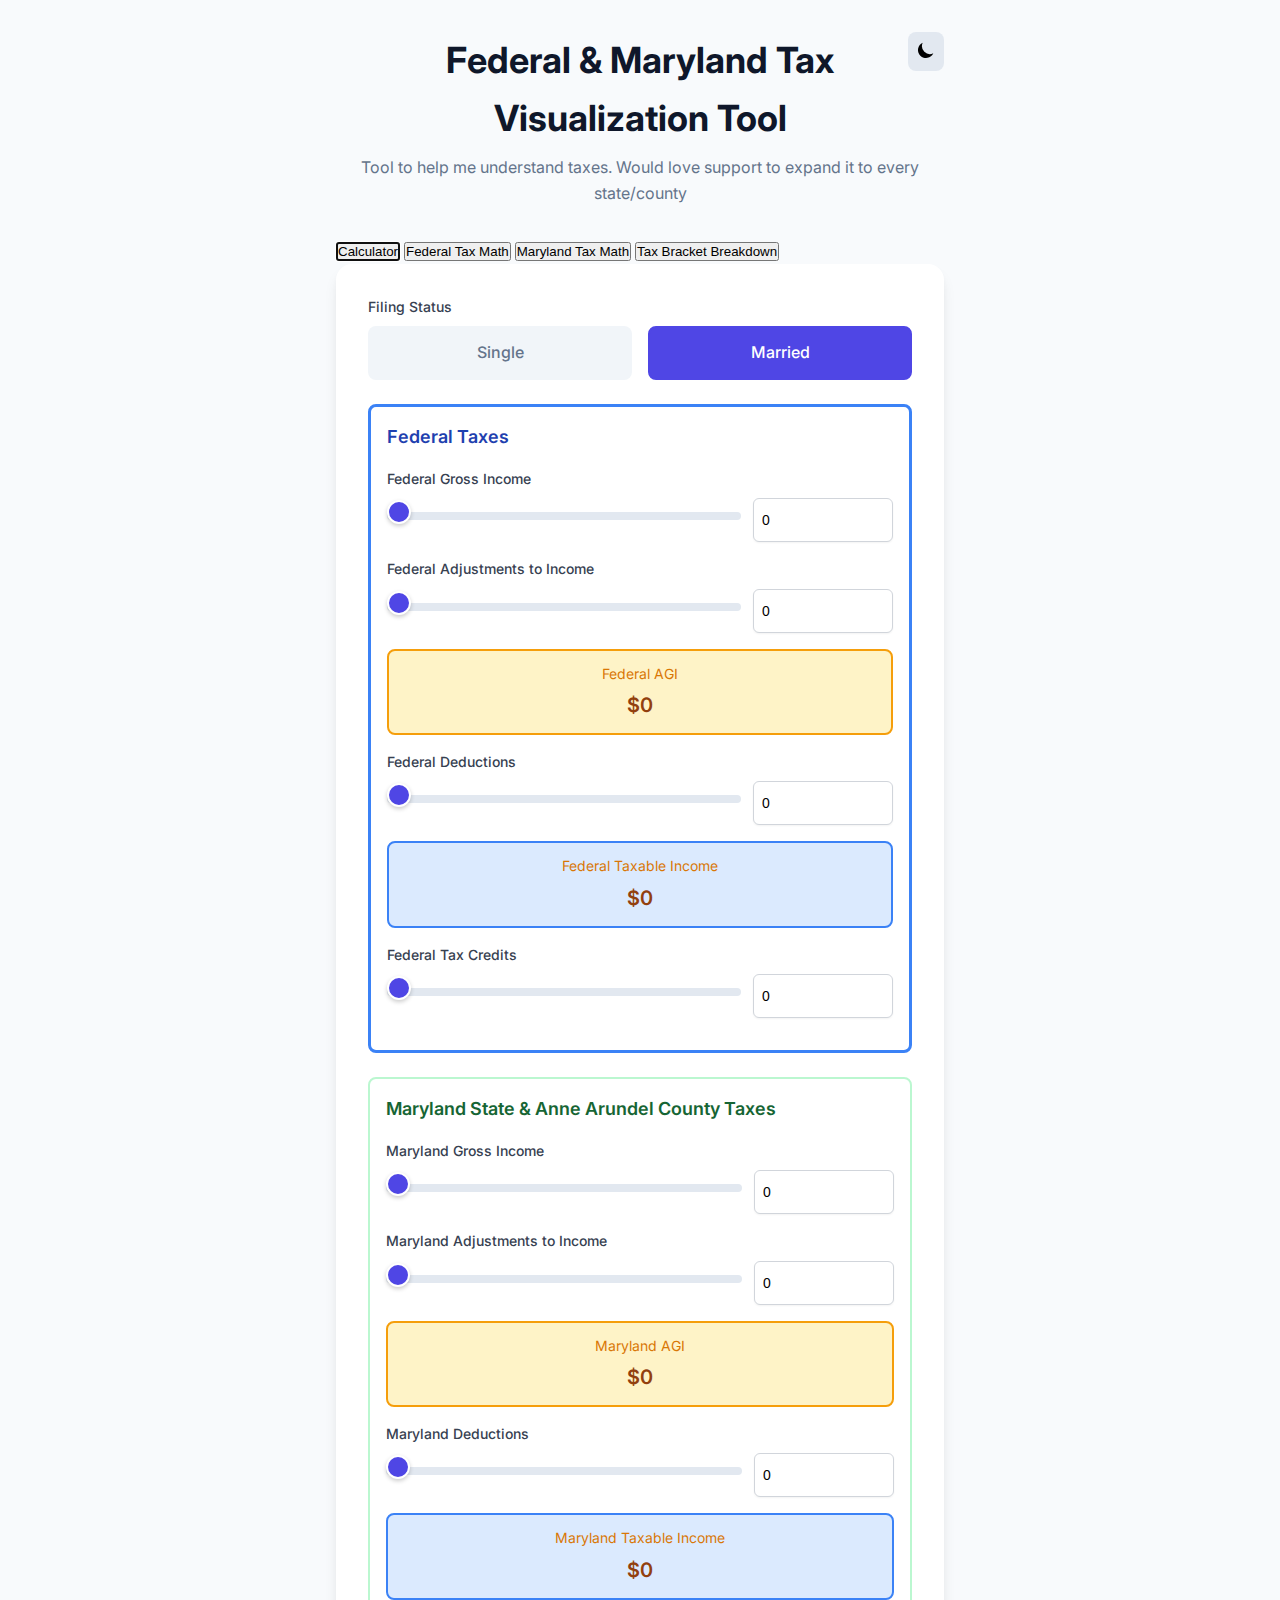
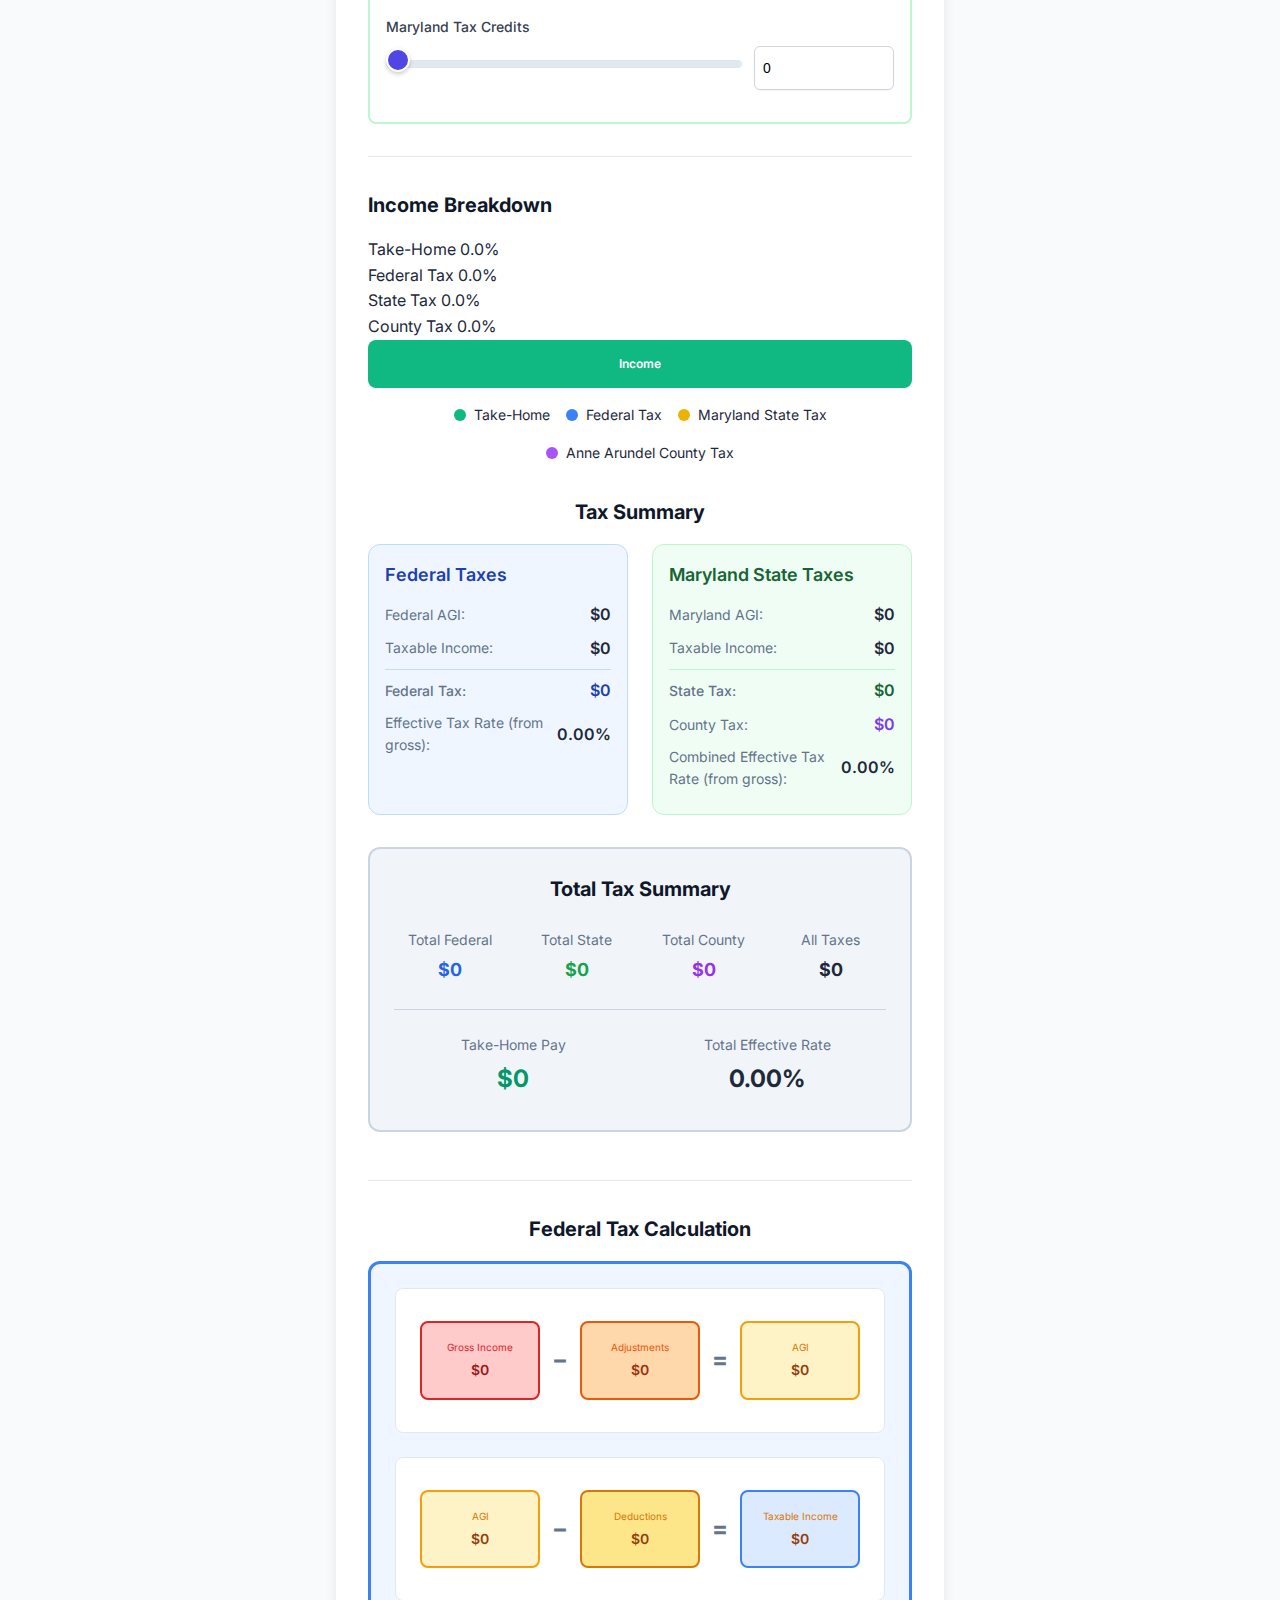
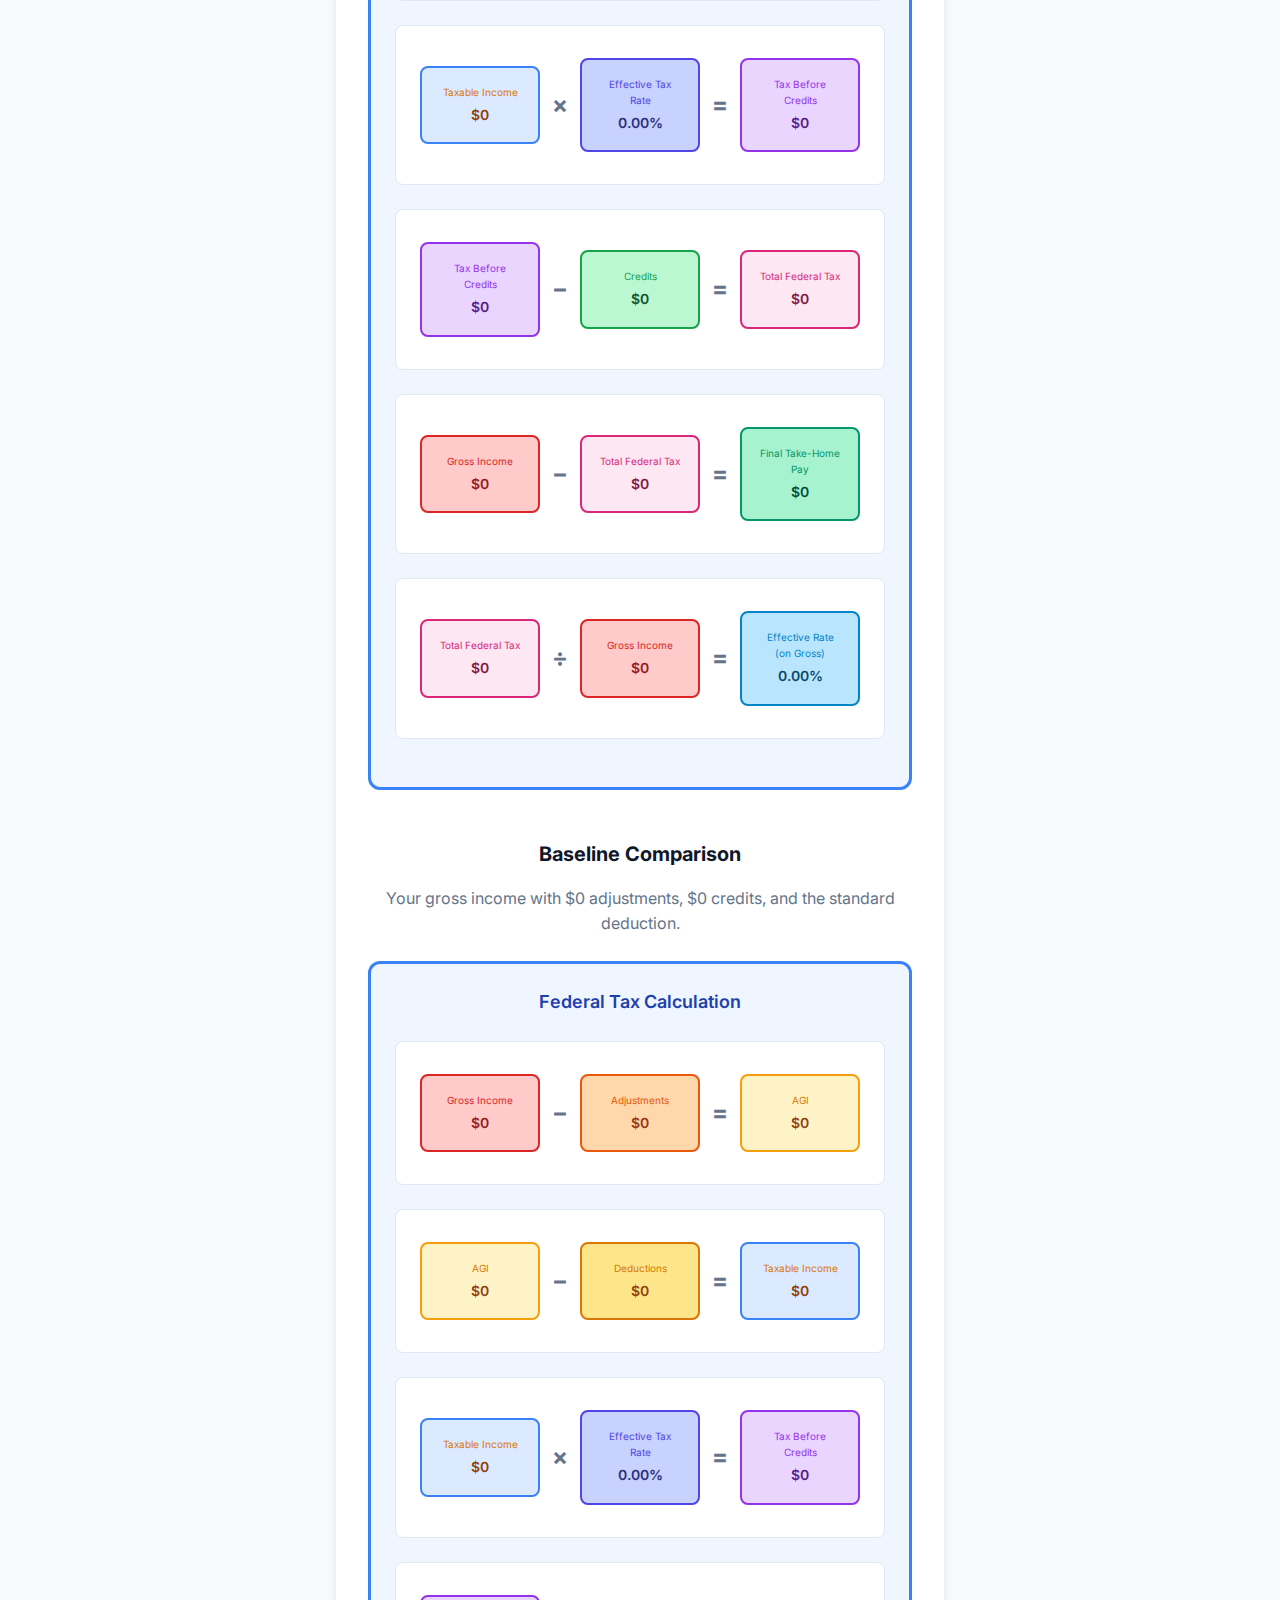
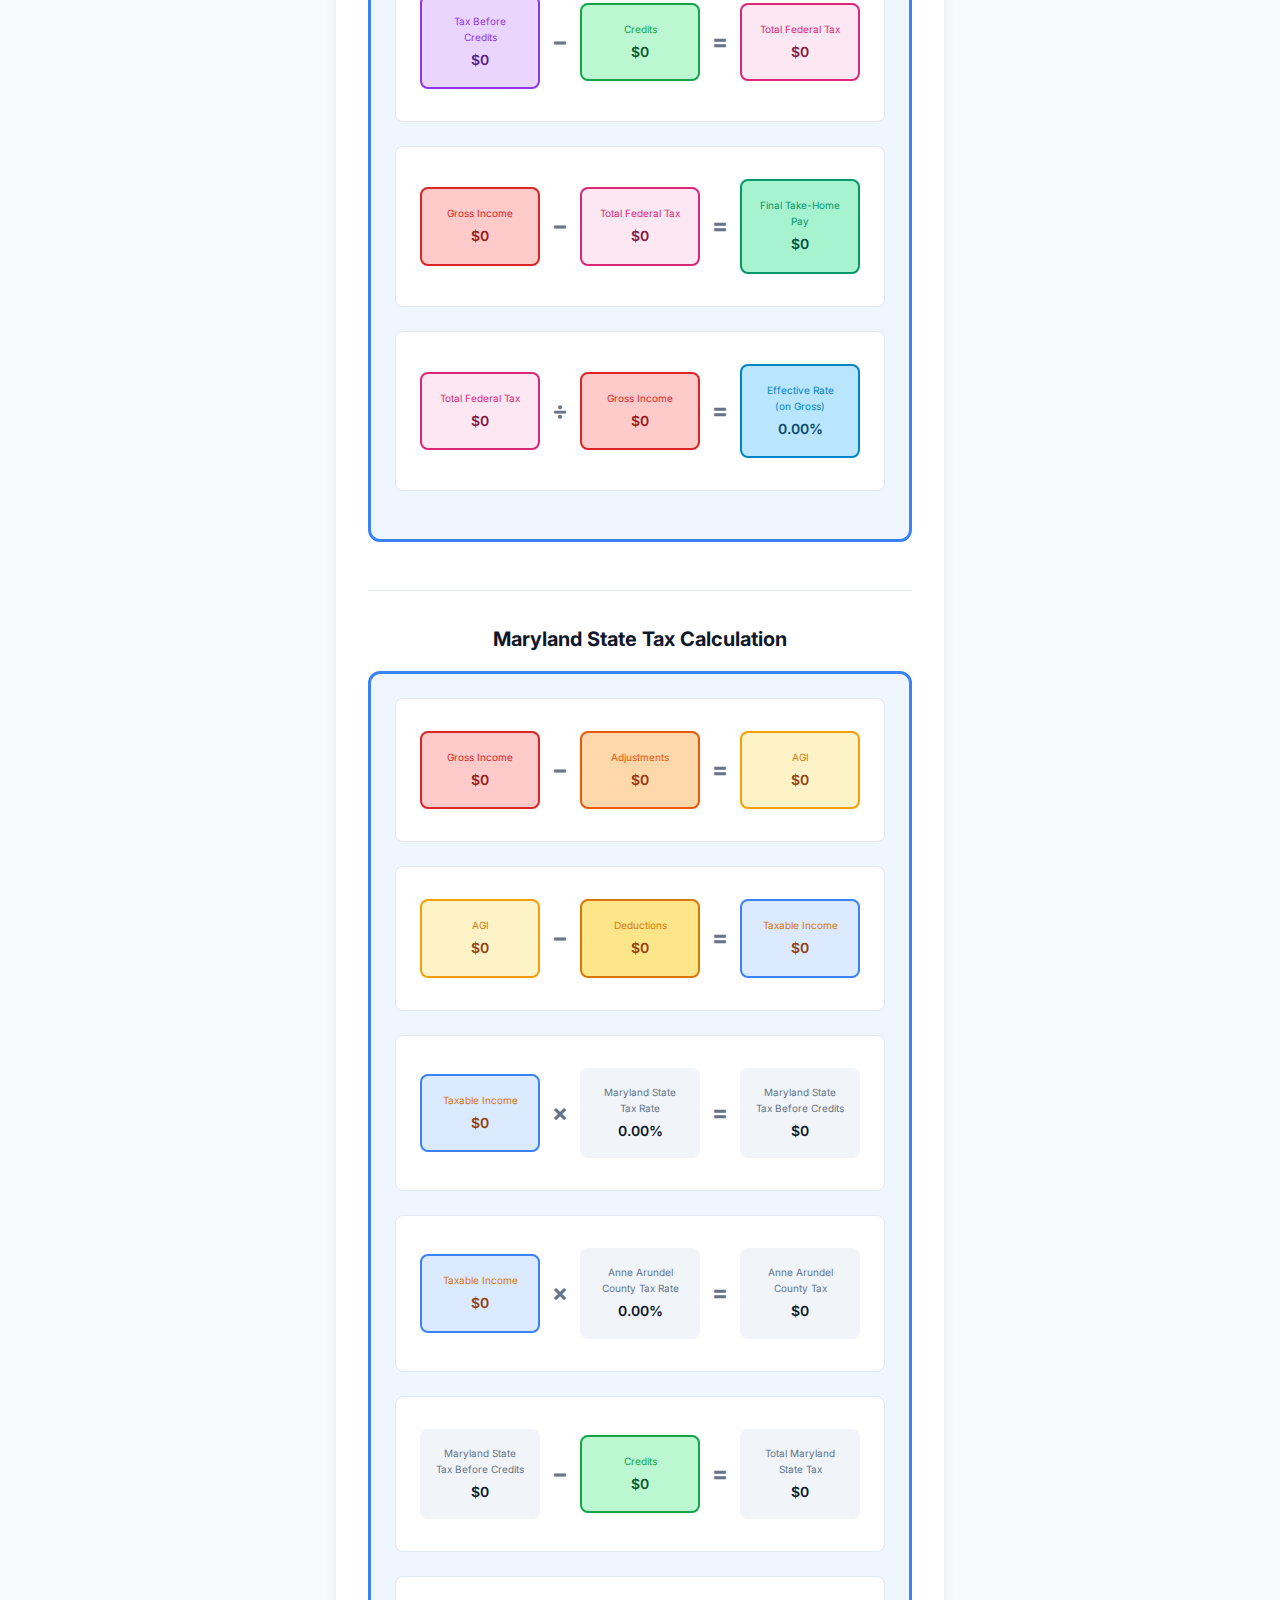
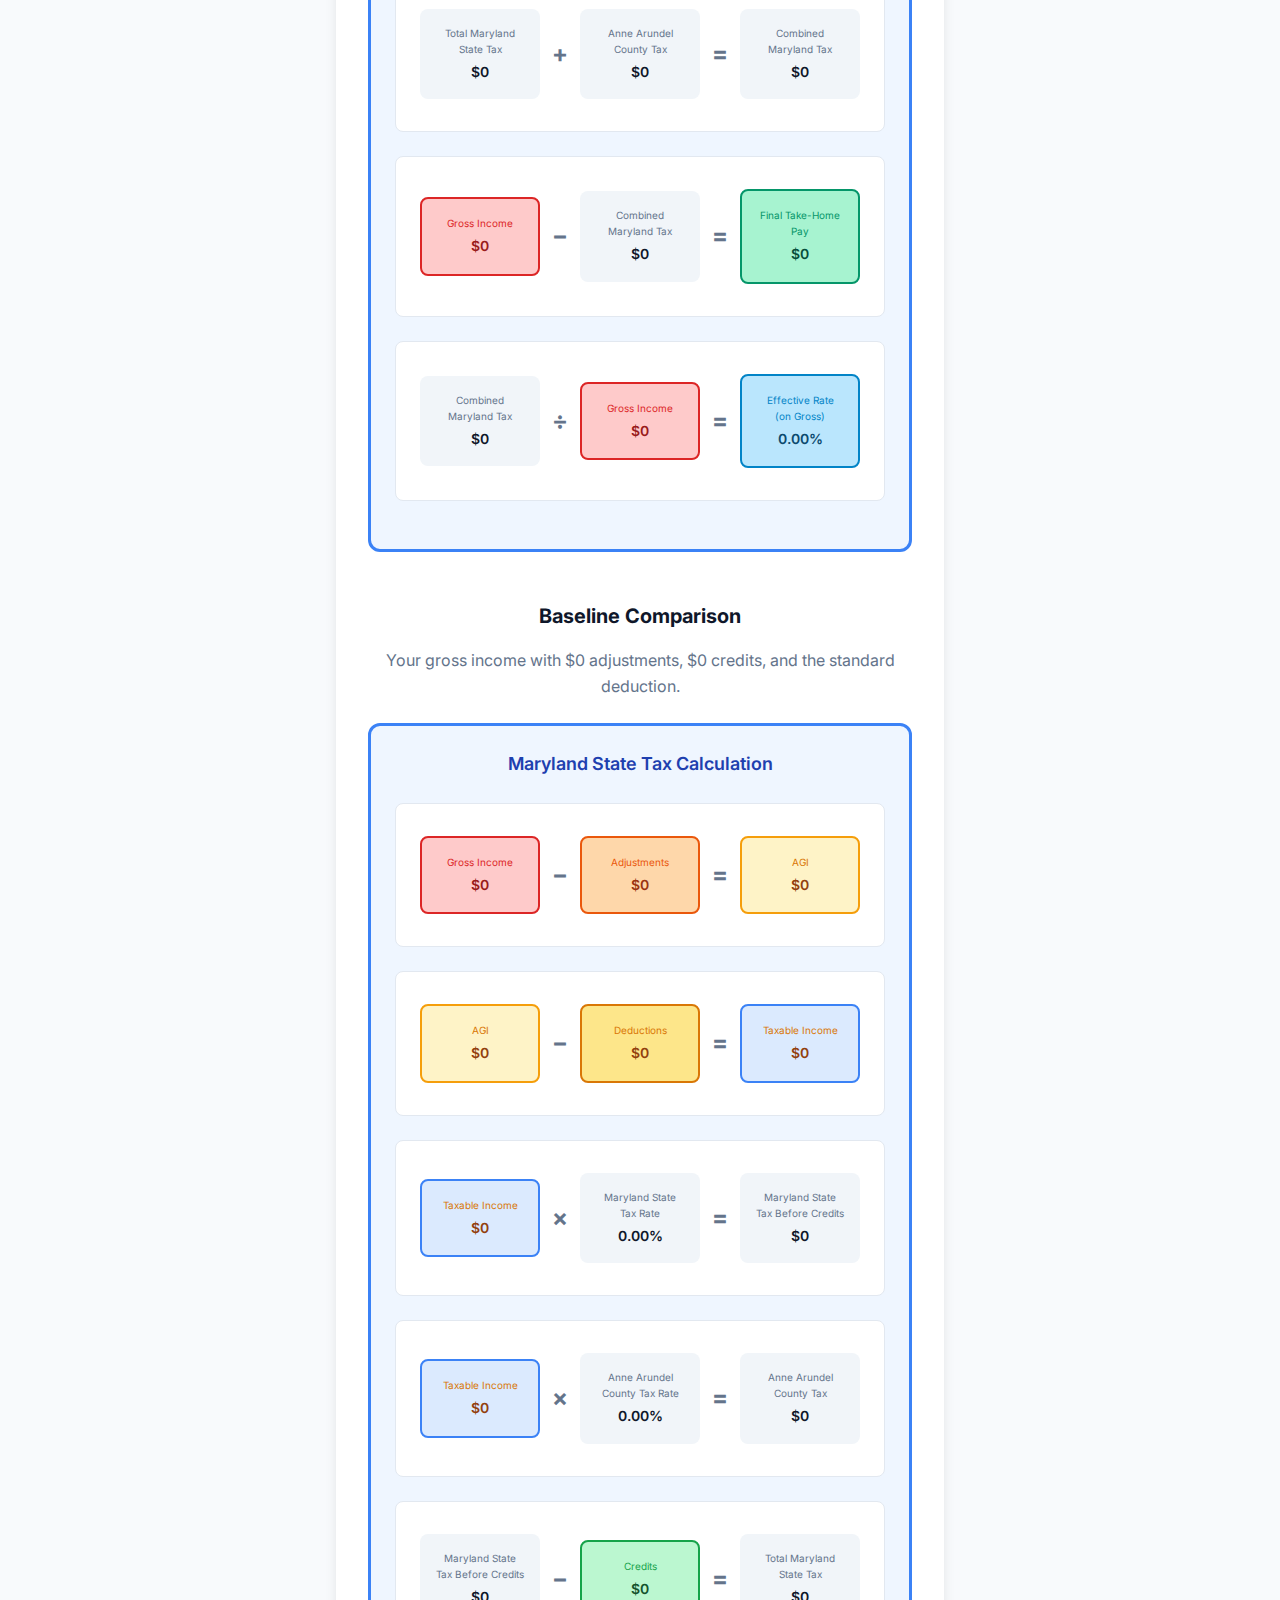
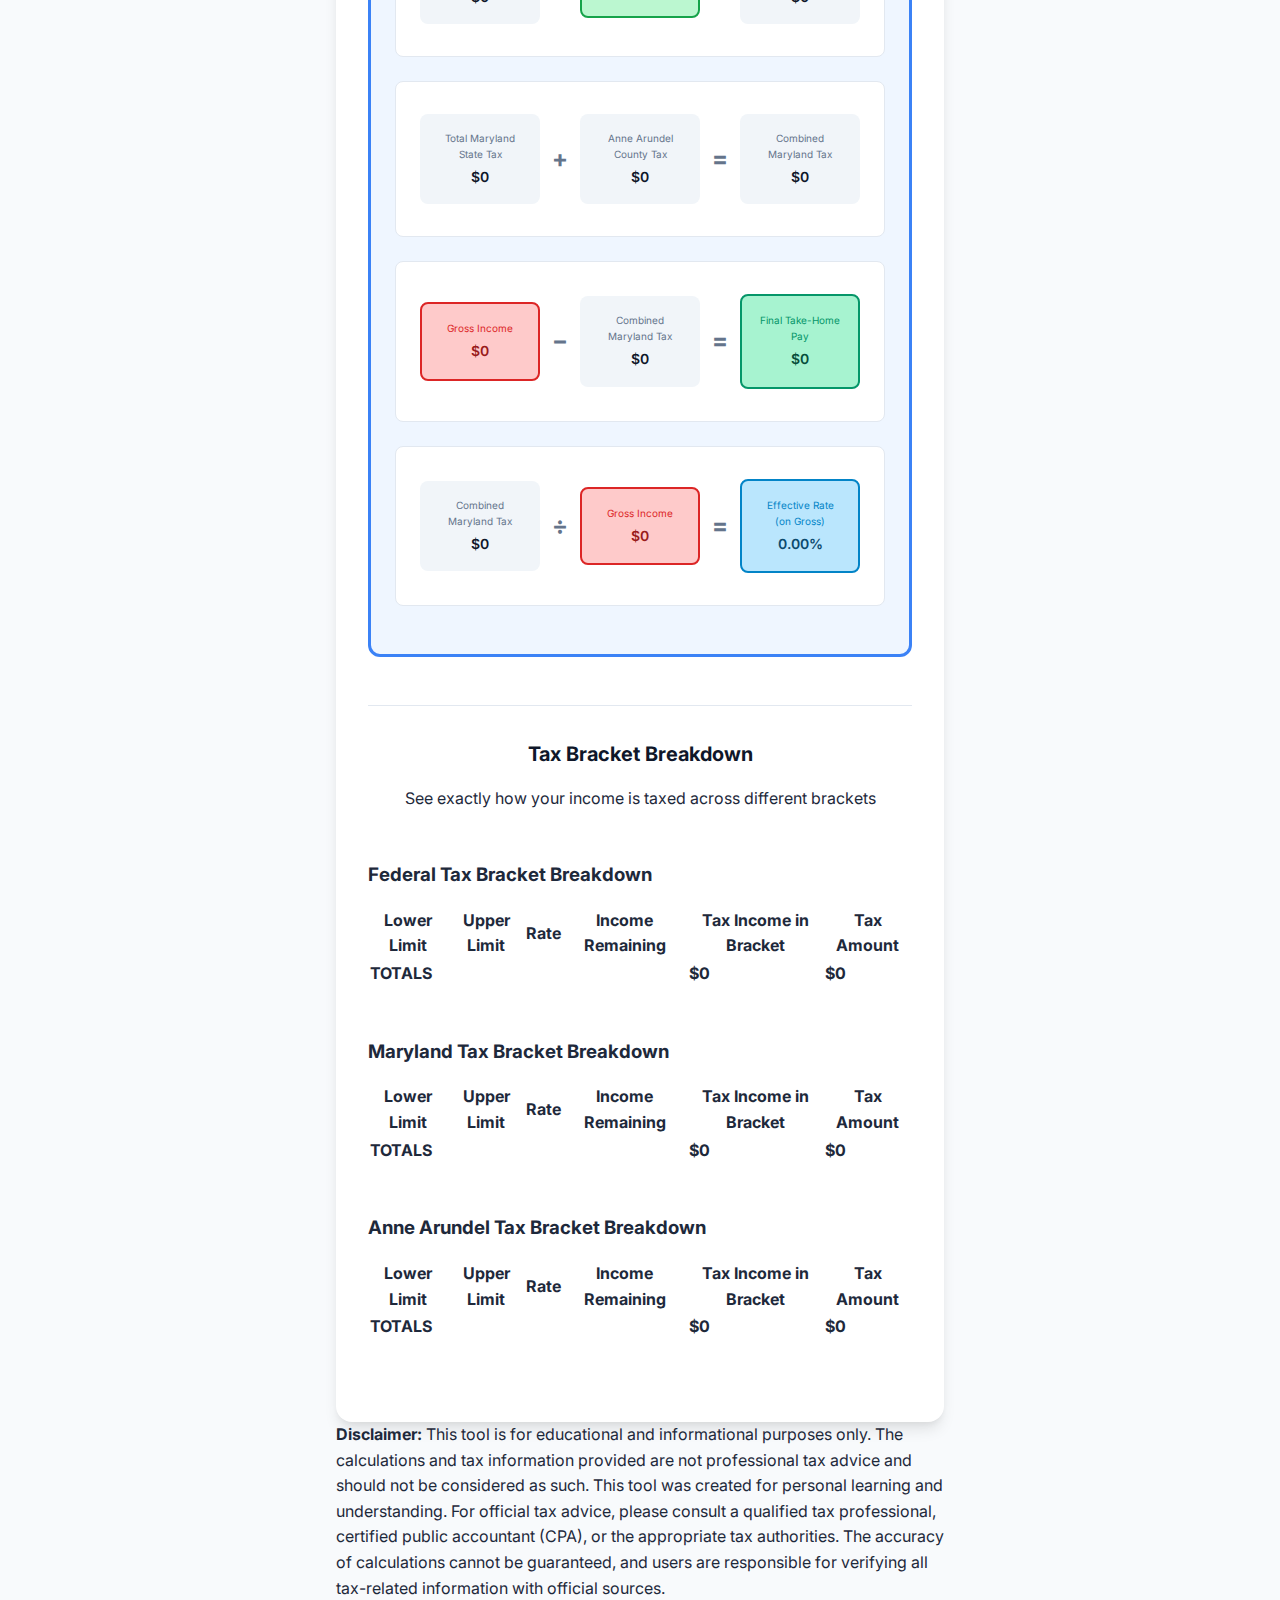
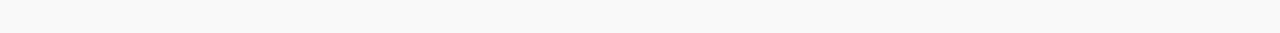
<file: index.html>
<!DOCTYPE html>
<html lang="en">
<head>
    <meta charset="UTF-8">
    <meta name="viewport" content="width=device-width, initial-scale=1.0">
    <title>Interactive Federal & Maryland Tax Visualization Tool</title>
    <!-- Local CSS for mobile-friendly styling -->
    <link rel="stylesheet" href="styles.css">
    <!-- Google Fonts: Inter (with fallback) -->
    <link rel="preconnect" href="https://fonts.googleapis.com">
    <link rel="preconnect" href="https://fonts.gstatic.com" crossorigin>
    <link href="https://fonts.googleapis.com/css2?family=Inter:wght@400;500;600;700&display=swap" rel="stylesheet">
</head>
<body class="dark:bg-slate-900 text-slate-800 dark:text-slate-200 transition-colors duration-300">

    <div class="container">

        <header class="header">
            <!-- Dark/Light Mode Toggle -->
            <div class="absolute top-0 right-0">
                <button id="theme-toggle" class="theme-toggle" aria-label="Toggle dark mode">
                    <svg id="theme-toggle-dark-icon" class="w-5 h-5" fill="currentColor" viewBox="0 0 20 20" xmlns="http://www.w3.org/2000/svg">
                        <path d="M17.293 13.293A8 8 0 016.707 2.707a8.001 8.001 0 1010.586 10.586z"></path>
                    </svg>
                    <svg id="theme-toggle-light-icon" class="hidden" fill="currentColor" viewBox="0 0 20 20" xmlns="http://www.w3.org/2000/svg">
                        <path fill-rule="evenodd" d="M10 2a1 1 0 011 1v1a1 1 0 11-2 0V3a1 1 0 011-1zm4 8a4 4 0 11-8 0 4 4 0 018 0zm-.464 4.95l.707.707a1 1 0 001.414-1.414l-.707-.707a1 1 0 00-1.414 1.414zm2.12-10.607a1 1 0 010 1.414l-.706.707a1 1 0 11-1.414-1.414l.707-.707a1 1 0 011.414 0zM17 11a1 1 0 100-2h-1a1 1 0 100 2h1zm-7 4a1 1 0 011 1v1a1 1 0 11-2 0v-1a1 1 0 011-1zM5.05 6.464A1 1 0 106.465 5.05l-.708-.707a1 1 0 00-1.414 1.414l.707.707zm1.414 8.486l-.707.707a1 1 0 01-1.414-1.414l.707-.707a1 1 0 011.414 1.414zM4 11a1 1 0 100-2H3a1 1 0 000 2h1z" clip-rule="evenodd"></path>
                    </svg>
                </button>
            </div>
            <h1 class="main-title">Federal & Maryland Tax Visualization Tool</h1>
            <p class="subtitle">Tool to help me understand taxes. Would love support to expand it to every state/county</p>
        </header>

        <!-- TAB NAVIGATION -->
        <nav class="tab-navigation">
            <button id="calculator-tab" class="tab-button active" aria-selected="true">
                Calculator
            </button>
            <button id="custom-calc-tab" class="tab-button" aria-selected="false">
                Federal Tax Math
            </button>
            <button id="maryland-calc-tab" class="tab-button" aria-selected="false">
                Maryland Tax Math
            </button>
            <button id="bracket-breakdown-tab" class="tab-button" aria-selected="false">
                Tax Bracket Breakdown
            </button>
        </nav>

        <main class="main-content">
            <!-- TAB CONTENT: CALCULATOR VIEW -->
            <div id="calculator-content" class="tab-content active">
                <!-- CONTROLS SECTION -->
            <div class="controls-section">
                <div class="control-group">
                    <label class="control-label">Filing Status</label>
                    <div id="filing-status" role="radiogroup" class="filing-status">
                        <label>
                            <input type="radio" name="filingStatus" value="1">
                            <div class="filing-status-option">Single</div>
                        </label>
                        <label>
                            <input type="radio" name="filingStatus" value="2" checked>
                            <div class="filing-status-option">Married</div>
                        </label>
                    </div>
                </div>
                
                <!-- FEDERAL TAX SECTION -->
                <div class="tax-section federal-section">
                    <h3 class="section-title federal-title">Federal Taxes</h3>
                    <div class="input-group">
                        <label for="federal-income-input" class="control-label">Federal Gross Income</label>
                        <div class="input-row">
                            <input id="federal-income-slider" type="range" min="0" max="1000000" step="1000" value="0" class="slider">
                            <input id="federal-income-input" type="number" min="0" max="1000000" step="1000" value="0" class="number-input">
                        </div>
                    </div>
                    <div class="input-group">
                        <label for="federal-adjustments-input" class="control-label">Federal Adjustments to Income</label>
                        <div class="input-row">
                            <input id="federal-adjustments-slider" type="range" min="0" max="1000000" step="500" value="0" class="slider">
                            <input id="federal-adjustments-input" type="number" min="0" max="1000000" step="500" value="0" class="number-input">
                        </div>
                    </div>
                    <div class="display-box concept-agi">
                        <p class="display-label">Federal AGI</p>
                        <p id="federal-agi-display" class="display-value">$0</p>
                    </div>
                    <div class="input-group">
                        <label for="federal-deductions-input" class="control-label">Federal Deductions</label>
                        <div class="input-row">
                            <input id="federal-deductions-slider" type="range" min="0" max="1000000" step="500" value="0" class="slider">
                            <input id="federal-deductions-input" type="number" min="0" max="1000000" step="500" value="0" class="number-input">
                        </div>
                    </div>
                    <div class="display-box concept-taxable-income">
                        <p class="display-label">Federal Taxable Income</p>
                        <p id="federal-taxable-income-display" class="display-value">$0</p>
                    </div>
                    <div class="input-group">
                        <label for="federal-credits-input" class="control-label">Federal Tax Credits</label>
                        <div class="input-row">
                            <input id="federal-credits-slider" type="range" min="0" max="1000000" step="100" value="0" class="slider">
                            <input id="federal-credits-input" type="number" min="0" max="1000000" step="100" value="0" class="number-input">
                        </div>
                    </div>
                </div>

                <!-- STATE TAX SECTION -->
                <div class="tax-section state-section">
                    <h3 class="section-title state-title">Maryland State & Anne Arundel County Taxes</h3>
                    <div class="input-group">
                        <label for="state-income-input" class="control-label">Maryland Gross Income</label>
                        <div class="input-row">
                            <input id="state-income-slider" type="range" min="0" max="1000000" step="1000" value="0" class="slider">
                            <input id="state-income-input" type="number" min="0" max="1000000" step="1000" value="0" class="number-input">
                        </div>
                    </div>
                    <div class="input-group">
                        <label for="state-adjustments-input" class="control-label">Maryland Adjustments to Income</label>
                        <div class="input-row">
                            <input id="state-adjustments-slider" type="range" min="0" max="1000000" step="500" value="0" class="slider">
                            <input id="state-adjustments-input" type="number" min="0" max="1000000" step="500" value="0" class="number-input">
                        </div>
                    </div>
                    <div class="display-box concept-agi">
                        <p class="display-label">Maryland AGI</p>
                        <p id="state-agi-display" class="display-value">$0</p>
                    </div>
                    <div class="input-group">
                        <label for="state-deductions-input" class="control-label">Maryland Deductions</label>
                        <div class="input-row">
                            <input id="state-deductions-slider" type="range" min="0" max="1000000" step="500" value="0" class="slider">
                            <input id="state-deductions-input" type="number" min="0" max="1000000" step="500" value="0" class="number-input">
                        </div>
                    </div>
                    <div class="display-box concept-taxable-income">
                        <p class="display-label">Maryland Taxable Income</p>
                        <p id="state-taxable-income-display" class="display-value">$0</p>
                    </div>
                    <div class="input-group">
                        <label for="state-credits-input" class="control-label">Maryland Tax Credits</label>
                        <div class="input-row">
                            <input id="state-credits-slider" type="range" min="0" max="1000000" step="100" value="0" class="slider">
                            <input id="state-credits-input" type="number" min="0" max="1000000" step="100" value="0" class="number-input">
                        </div>
                    </div>
                </div>
            </div>

            <!-- VISUALIZATION SECTION -->
            <div class="visualization-section">
                <h2 class="section-heading">Income Breakdown</h2>
                <!-- Percentage Display Area -->
                <div id="percentage-display" class="percentage-display">
                    <div class="percentage-item">
                        <span class="percentage-label">Take-Home</span>
                        <span id="percentage-take-home" class="percentage-value">0.0%</span>
                    </div>
                    <div class="percentage-item">
                        <span class="percentage-label">Federal Tax</span>
                        <span id="percentage-federal" class="percentage-value">0.0%</span>
                    </div>
                    <div class="percentage-item">
                        <span class="percentage-label">State Tax</span>
                        <span id="percentage-state" class="percentage-value">0.0%</span>
                    </div>
                    <div class="percentage-item">
                        <span class="percentage-label">County Tax</span>
                        <span id="percentage-county" class="percentage-value">0.0%</span>
                    </div>
                </div>
                <div id="tax-bar-container" class="tax-bar-container">
                    <div id="bar-take-home" class="tax-bar bar-take-home" title="Take-Home Pay"></div>
                    <div id="bar-federal" class="tax-bar bar-federal" title="Federal Tax"></div>
                    <div id="bar-state" class="tax-bar bar-state" title="Maryland State Tax"></div>
                    <div id="bar-county" class="tax-bar bar-county" title="Anne Arundel County Tax"></div>
                </div>
                <!-- Legend -->
                <div class="legend">
                    <div class="legend-item"><span class="legend-color" style="background-color: #10b981;"></span>Take-Home</div>
                    <div class="legend-item"><span class="legend-color" style="background-color: #3b82f6;"></span>Federal Tax</div>
                    <div class="legend-item"><span class="legend-color" style="background-color: #eab308;"></span>Maryland State Tax</div>
                    <div class="legend-item"><span class="legend-color" style="background-color: #a855f7;"></span>Anne Arundel County Tax</div>
                </div>
            </div>

            <!-- RESULTS & BREAKDOWN SECTION -->
            <div>
                <h2 class="section-heading" style="text-align: center;">Tax Summary</h2>
                
                <!-- Tax Summary Grid -->
                <div class="summary-grid">
                    <!-- Federal Tax Summary -->
                    <div class="summary-card federal-summary">
                        <h3 class="summary-title federal-title">Federal Taxes</h3>
                        <div>
                            <div class="summary-row">
                                <span class="summary-label">Federal AGI:</span>
                                <span id="federal-agi-summary" class="summary-value">$0</span>
                            </div>
                            <div class="summary-row">
                                <span class="summary-label">Taxable Income:</span>
                                <span id="federal-taxable-summary" class="summary-value">$0</span>
                            </div>
                            <div class="summary-row summary-divider" style="border-color: #bfdbfe;">
                                <span class="summary-label" style="font-weight: 500;">Federal Tax:</span>
                                <span id="federal-tax-summary" class="summary-value federal-title">$0</span>
                            </div>
                            <div class="summary-row">
                                <span class="summary-label">Effective Tax Rate (from gross):</span>
                                <span id="federal-rate-summary" class="summary-value">0.00%</span>
                            </div>
                        </div>
                    </div>

                    <!-- State Tax Summary -->
                    <div class="summary-card state-summary">
                        <h3 class="summary-title state-title">Maryland State Taxes</h3>
                        <div>
                            <div class="summary-row">
                                <span class="summary-label">Maryland AGI:</span>
                                <span id="state-agi-summary" class="summary-value">$0</span>
                            </div>
                            <div class="summary-row">
                                <span class="summary-label">Taxable Income:</span>
                                <span id="state-taxable-summary" class="summary-value">$0</span>
                            </div>
                            <div class="summary-row summary-divider" style="border-color: #bbf7d0;">
                                <span class="summary-label" style="font-weight: 500;">State Tax:</span>
                                <span id="state-tax-summary" class="summary-value state-title">$0</span>
                            </div>
                            <div class="summary-row">
                                <span class="summary-label">County Tax:</span>
                                <span id="county-tax-summary" class="summary-value" style="color: #7c3aed;">$0</span>
                            </div>
                            <div class="summary-row">
                                <span class="summary-label">Combined Effective Tax Rate (from gross):</span>
                                <span id="state-rate-summary" class="summary-value">0.00%</span>
                            </div>
                        </div>
                    </div>
                </div>

                <!-- Total Summary -->
                <div class="total-summary">
                    <h3 class="section-heading" style="text-align: center; margin-bottom: 1rem;">Total Tax Summary</h3>
                    <div class="total-grid">
                        <div class="total-item">
                            <p class="total-label">Total Federal</p>
                            <p id="total-federal-display" class="total-value" style="color: #2563eb;">$0</p>
                        </div>
                        <div class="total-item">
                            <p class="total-label">Total State</p>
                            <p id="total-state-display" class="total-value" style="color: #16a34a;">$0</p>
                        </div>
                        <div class="total-item">
                            <p class="total-label">Total County</p>
                            <p id="total-county-display" class="total-value" style="color: #9333ea;">$0</p>
                        </div>
                        <div class="total-item">
                            <p class="total-label">All Taxes</p>
                            <p id="total-all-taxes-display" class="total-value">$0</p>
                        </div>
                    </div>
                    <div class="total-main">
                        <div class="total-main-item">
                            <p class="total-label">Take-Home Pay</p>
                            <p id="total-take-home-display" class="total-main-value" style="color: #059669;">$0</p>
                        </div>
                        <div class="total-main-item">
                            <p class="total-label">Total Effective Rate</p>
                            <p id="total-effective-rate-display" class="total-main-value">0.00%</p>
                        </div>
                    </div>
                </div>
            </div>
            </div>

            <!-- TAB CONTENT: CUSTOM CALCULATION VIEW -->
            <div id="custom-calc-content" class="tab-content">
                <!-- VISUAL CALCULATIONS SECTION -->
                <div class="calculation-section">
                    <!-- Your Custom Calculation -->
                    <div style="margin-bottom: 3rem;">
                        <h2 class="section-heading" style="text-align: center;">Federal Tax Calculation</h2>
                    
                    <!-- Federal Custom Calculation Flow -->
                    <div class="calculation-container">
                        
                        <!-- Step 1: Gross Income - Adjustments = AGI -->
                        <div class="calc-step">
                            <div class="calc-step-mobile">
                                <div class="calc-box calc-gross-income">
                                    <div class="calc-box-label">Gross Income</div>
                                    <div id="visual-gross-income" class="calc-box-value">$0</div>
                                </div>
                                <div class="calc-operator">−</div>
                                <div class="calc-box calc-adjustments">
                                    <div class="calc-box-label">Adjustments</div>
                                    <div id="visual-adjustments" class="calc-box-value">$0</div>
                                </div>
                                <div class="calc-operator">=</div>
                                <div class="calc-box calc-result concept-agi">
                                    <div class="calc-box-label">AGI</div>
                                    <div id="visual-agi" class="calc-box-value">$0</div>
                                </div>
                            </div>
                        </div>

                        <!-- Step 2: AGI - Deductions = Taxable Income -->
                        <div class="calc-step">
                            <div class="calc-step-mobile">
                                <div class="calc-box calc-result concept-agi">
                                    <div class="calc-box-label">AGI</div>
                                    <div id="visual-agi-2" class="calc-box-value">$0</div>
                                </div>
                                <div class="calc-operator">−</div>
                                <div class="calc-box calc-deductions">
                                    <div class="calc-box-label">Deductions</div>
                                    <div id="visual-deductions" class="calc-box-value">$0</div>
                                </div>
                                <div class="calc-operator">=</div>
                                <div class="calc-box calc-result concept-taxable-income">
                                    <div class="calc-box-label">Taxable Income</div>
                                    <div id="visual-taxable-income" class="calc-box-value">$0</div>
                                </div>
                            </div>
                        </div>

                        <!-- Step 3: Taxable Income × Effective Tax Rate = Tax Before Credits -->
                        <div class="calc-step">
                            <div class="calc-step-mobile">
                                <div class="calc-box calc-result concept-taxable-income">
                                    <div class="calc-box-label">Taxable Income</div>
                                    <div id="visual-taxable-income-2" class="calc-box-value">$0</div>
                                </div>
                                <div class="calc-operator">×</div>
                                <div class="calc-box calc-tax-rate">
                                    <div class="calc-box-label">Effective Tax Rate</div>
                                    <div id="visual-tax-rate" class="calc-box-value">0.00%</div>
                                </div>
                                <div class="calc-operator">=</div>
                                <div class="calc-box calc-pre-credit-tax">
                                    <div class="calc-box-label">Tax Before Credits</div>
                                    <div id="visual-pre-credit-tax" class="calc-box-value">$0</div>
                                </div>
                            </div>
                        </div>

                        <!-- Step 4: Tax Before Credits - Credits = Total Federal Tax -->
                        <div class="calc-step">
                            <div class="calc-step-mobile">
                                <div class="calc-box calc-pre-credit-tax">
                                    <div class="calc-box-label">Tax Before Credits</div>
                                    <div id="visual-pre-credit-tax-2" class="calc-box-value">$0</div>
                                </div>
                                <div class="calc-operator">−</div>
                                <div class="calc-box calc-credits">
                                    <div class="calc-box-label">Credits</div>
                                    <div id="visual-credits" class="calc-box-value">$0</div>
                                </div>
                                <div class="calc-operator">=</div>
                                <div class="calc-box calc-total-tax">
                                    <div class="calc-box-label">Total Federal Tax</div>
                                    <div id="visual-total-tax" class="calc-box-value">$0</div>
                                </div>
                            </div>
                        </div>

                        <!-- Step 5: Gross Income - Total Federal Tax = Final Take-Home Pay -->
                        <div class="calc-step">
                            <div class="calc-step-mobile">
                                <div class="calc-box calc-gross-income">
                                    <div class="calc-box-label">Gross Income</div>
                                    <div id="visual-gross-income-2" class="calc-box-value">$0</div>
                                </div>
                                <div class="calc-operator">−</div>
                                <div class="calc-box calc-total-tax">
                                    <div class="calc-box-label">Total Federal Tax</div>
                                    <div id="visual-total-tax-2" class="calc-box-value">$0</div>
                                </div>
                                <div class="calc-operator">=</div>
                                <div class="calc-box calc-take-home">
                                    <div class="calc-box-label">Final Take-Home Pay</div>
                                    <div id="visual-take-home" class="calc-box-value">$0</div>
                                </div>
                            </div>
                        </div>

                        <!-- Step 6: Total Federal Tax ÷ Gross Income = Effective Rate (on Gross) -->
                        <div class="calc-step" style="border-top: 1px solid #e2e8f0; margin-top: 1rem; padding-top: 1rem;">
                            <div class="calc-step-mobile">
                                <div class="calc-box calc-total-tax">
                                    <div class="calc-box-label">Total Federal Tax</div>
                                    <div id="visual-total-tax-3" class="calc-box-value">$0</div>
                                </div>
                                <div class="calc-operator">÷</div>
                                <div class="calc-box calc-gross-income">
                                    <div class="calc-box-label">Gross Income</div>
                                    <div id="visual-gross-income-3" class="calc-box-value">$0</div>
                                </div>
                                <div class="calc-operator">=</div>
                                <div class="calc-box calc-effective-rate">
                                    <div class="calc-box-label">Effective Rate (on Gross)</div>
                                    <div id="visual-effective-rate" class="calc-box-value">0.00%</div>
                                </div>
                            </div>
                        </div>
                    </div>
                </div>

                <!-- Baseline Comparison -->
                <div style="margin-bottom: 2rem;">
                    <h2 class="section-heading" style="text-align: center;">Baseline Comparison</h2>
                    <p style="color: #64748b; text-align: center; margin-bottom: 1.5rem;">Your gross income with $0 adjustments, $0 credits, and the standard deduction.</p>
                    
                    <!-- Federal Baseline Calculation Flow -->
                    <div class="calculation-container">
                        <h3 class="calculation-title">Federal Tax Calculation</h3>
                        
                        <!-- Step 1: Gross Income - Adjustments = AGI -->
                        <div class="calc-step">
                            <div class="calc-step-mobile">
                                <div class="calc-box calc-gross-income">
                                    <div class="calc-box-label">Gross Income</div>
                                    <div id="baseline-gross-income" class="calc-box-value">$0</div>
                                </div>
                                <div class="calc-operator">−</div>
                                <div class="calc-box calc-adjustments">
                                    <div class="calc-box-label">Adjustments</div>
                                    <div id="baseline-adjustments" class="calc-box-value">$0</div>
                                </div>
                                <div class="calc-operator">=</div>
                                <div class="calc-box calc-result concept-agi">
                                    <div class="calc-box-label">AGI</div>
                                    <div id="baseline-agi" class="calc-box-value">$0</div>
                                </div>
                            </div>
                        </div>

                        <!-- Step 2: AGI - Deductions = Taxable Income -->
                        <div class="calc-step">
                            <div class="calc-step-mobile">
                                <div class="calc-box calc-result concept-agi">
                                    <div class="calc-box-label">AGI</div>
                                    <div id="baseline-agi-2" class="calc-box-value">$0</div>
                                </div>
                                <div class="calc-operator">−</div>
                                <div class="calc-box calc-deductions">
                                    <div class="calc-box-label">Deductions</div>
                                    <div id="baseline-deductions" class="calc-box-value">$0</div>
                                </div>
                                <div class="calc-operator">=</div>
                                <div class="calc-box calc-result concept-taxable-income">
                                    <div class="calc-box-label">Taxable Income</div>
                                    <div id="baseline-taxable-income" class="calc-box-value">$0</div>
                                </div>
                            </div>
                        </div>

                        <!-- Step 3: Taxable Income × Effective Tax Rate = Tax Before Credits -->
                        <div class="calc-step">
                            <div class="calc-step-mobile">
                                <div class="calc-box calc-result concept-taxable-income">
                                    <div class="calc-box-label">Taxable Income</div>
                                    <div id="baseline-taxable-income-2" class="calc-box-value">$0</div>
                                </div>
                                <div class="calc-operator">×</div>
                                <div class="calc-box calc-tax-rate">
                                    <div class="calc-box-label">Effective Tax Rate</div>
                                    <div id="baseline-tax-rate" class="calc-box-value">0.00%</div>
                                </div>
                                <div class="calc-operator">=</div>
                                <div class="calc-box calc-pre-credit-tax">
                                    <div class="calc-box-label">Tax Before Credits</div>
                                    <div id="baseline-pre-credit-tax" class="calc-box-value">$0</div>
                                </div>
                            </div>
                        </div>

                        <!-- Step 4: Tax Before Credits - Credits = Total Federal Tax -->
                        <div class="calc-step">
                            <div class="calc-step-mobile">
                                <div class="calc-box calc-pre-credit-tax">
                                    <div class="calc-box-label">Tax Before Credits</div>
                                    <div id="baseline-pre-credit-tax-2" class="calc-box-value">$0</div>
                                </div>
                                <div class="calc-operator">−</div>
                                <div class="calc-box calc-credits">
                                    <div class="calc-box-label">Credits</div>
                                    <div id="baseline-credits" class="calc-box-value">$0</div>
                                </div>
                                <div class="calc-operator">=</div>
                                <div class="calc-box calc-total-tax">
                                    <div class="calc-box-label">Total Federal Tax</div>
                                    <div id="baseline-total-tax" class="calc-box-value">$0</div>
                                </div>
                            </div>
                        </div>

                        <!-- Step 5: Gross Income - Total Federal Tax = Final Take-Home Pay -->
                        <div class="calc-step">
                            <div class="calc-step-mobile">
                                <div class="calc-box calc-gross-income">
                                    <div class="calc-box-label">Gross Income</div>
                                    <div id="baseline-gross-income-2" class="calc-box-value">$0</div>
                                </div>
                                <div class="calc-operator">−</div>
                                <div class="calc-box calc-total-tax">
                                    <div class="calc-box-label">Total Federal Tax</div>
                                    <div id="baseline-total-tax-2" class="calc-box-value">$0</div>
                                </div>
                                <div class="calc-operator">=</div>
                                <div class="calc-box calc-take-home">
                                    <div class="calc-box-label">Final Take-Home Pay</div>
                                    <div id="baseline-take-home" class="calc-box-value">$0</div>
                                </div>
                            </div>
                        </div>

                        <!-- Step 6: Total Federal Tax ÷ Gross Income = Effective Rate (on Gross) -->
                        <div class="calc-step" style="border-top: 1px solid #e2e8f0; margin-top: 1rem; padding-top: 1rem;">
                            <div class="calc-step-mobile">
                                <div class="calc-box calc-total-tax">
                                    <div class="calc-box-label">Total Federal Tax</div>
                                    <div id="baseline-total-tax-3" class="calc-box-value">$0</div>
                                </div>
                                <div class="calc-operator">÷</div>
                                <div class="calc-box calc-gross-income">
                                    <div class="calc-box-label">Gross Income</div>
                                    <div id="baseline-gross-income-3" class="calc-box-value">$0</div>
                                </div>
                                <div class="calc-operator">=</div>
                                <div class="calc-box calc-effective-rate">
                                    <div class="calc-box-label">Effective Rate (on Gross)</div>
                                    <div id="baseline-effective-rate" class="calc-box-value">0.00%</div>
                                </div>
                            </div>
                        </div>
                    </div>
                </div>
            </div>
            </div>

            <!-- TAB CONTENT: MARYLAND CALCULATION VIEW -->
            <div id="maryland-calc-content" class="tab-content">
                <!-- MARYLAND VISUAL CALCULATIONS SECTION -->
                <div class="calculation-section">
                    <!-- Your Custom Maryland Calculation -->
                    <div style="margin-bottom: 3rem;">
                        <h2 class="section-heading" style="text-align: center;">Maryland State Tax Calculation</h2>
                    
                    <!-- Maryland Custom Calculation Flow -->
                    <div class="calculation-container">
                        
                        <!-- Step 1: Gross Income - Adjustments = AGI -->
                        <div class="calc-step">
                            <div class="calc-step-mobile">
                                <div class="calc-box calc-gross-income">
                                    <div class="calc-box-label">Gross Income</div>
                                    <div id="maryland-visual-gross-income" class="calc-box-value">$0</div>
                                </div>
                                <div class="calc-operator">−</div>
                                <div class="calc-box calc-adjustments">
                                    <div class="calc-box-label">Adjustments</div>
                                    <div id="maryland-visual-adjustments" class="calc-box-value">$0</div>
                                </div>
                                <div class="calc-operator">=</div>
                                <div class="calc-box calc-result concept-agi">
                                    <div class="calc-box-label">AGI</div>
                                    <div id="maryland-visual-agi" class="calc-box-value">$0</div>
                                </div>
                            </div>
                        </div>

                        <!-- Step 2: AGI - Deductions = Taxable Income -->
                        <div class="calc-step">
                            <div class="calc-step-mobile">
                                <div class="calc-box calc-result concept-agi">
                                    <div class="calc-box-label">AGI</div>
                                    <div id="maryland-visual-agi-2" class="calc-box-value">$0</div>
                                </div>
                                <div class="calc-operator">−</div>
                                <div class="calc-box calc-deductions">
                                    <div class="calc-box-label">Deductions</div>
                                    <div id="maryland-visual-deductions" class="calc-box-value">$0</div>
                                </div>
                                <div class="calc-operator">=</div>
                                <div class="calc-box calc-result concept-taxable-income">
                                    <div class="calc-box-label">Taxable Income</div>
                                    <div id="maryland-visual-taxable-income" class="calc-box-value">$0</div>
                                </div>
                            </div>
                        </div>

                        <!-- Step 3: Taxable Income × Maryland State Tax Rate = Maryland State Tax Before Credits -->
                        <div class="calc-step">
                            <div class="calc-step-mobile">
                                <div class="calc-box calc-result concept-taxable-income">
                                    <div class="calc-box-label">Taxable Income</div>
                                    <div id="maryland-visual-taxable-income-2" class="calc-box-value">$0</div>
                                </div>
                                <div class="calc-operator">×</div>
                                <div class="calc-box calc-maryland-state-tax-rate">
                                    <div class="calc-box-label">Maryland State Tax Rate</div>
                                    <div id="maryland-visual-state-tax-rate" class="calc-box-value">0.00%</div>
                                </div>
                                <div class="calc-operator">=</div>
                                <div class="calc-box calc-maryland-state-tax-before-credits">
                                    <div class="calc-box-label">Maryland State Tax Before Credits</div>
                                    <div id="maryland-visual-state-pre-credit-tax" class="calc-box-value">$0</div>
                                </div>
                            </div>
                        </div>

                        <!-- Step 4: Taxable Income × Anne Arundel County Tax Rate = Anne Arundel County Tax -->
                        <div class="calc-step">
                            <div class="calc-step-mobile">
                                <div class="calc-box calc-result concept-taxable-income">
                                    <div class="calc-box-label">Taxable Income</div>
                                    <div id="maryland-visual-taxable-income-3" class="calc-box-value">$0</div>
                                </div>
                                <div class="calc-operator">×</div>
                                <div class="calc-box calc-anne-arundel-county-tax-rate">
                                    <div class="calc-box-label">Anne Arundel County Tax Rate</div>
                                    <div id="maryland-visual-county-tax-rate" class="calc-box-value">0.00%</div>
                                </div>
                                <div class="calc-operator">=</div>
                                <div class="calc-box calc-anne-arundel-county-tax">
                                    <div class="calc-box-label">Anne Arundel County Tax</div>
                                    <div id="maryland-visual-county-tax" class="calc-box-value">$0</div>
                                </div>
                            </div>
                        </div>

                        <!-- Step 5: Maryland State Tax Before Credits - Credits = Total Maryland State Tax -->
                        <div class="calc-step">
                            <div class="calc-step-mobile">
                                <div class="calc-box calc-maryland-state-tax-before-credits">
                                    <div class="calc-box-label">Maryland State Tax Before Credits</div>
                                    <div id="maryland-visual-state-pre-credit-tax-2" class="calc-box-value">$0</div>
                                </div>
                                <div class="calc-operator">−</div>
                                <div class="calc-box calc-credits">
                                    <div class="calc-box-label">Credits</div>
                                    <div id="maryland-visual-credits" class="calc-box-value">$0</div>
                                </div>
                                <div class="calc-operator">=</div>
                                <div class="calc-box calc-maryland-total-state-tax">
                                    <div class="calc-box-label">Total Maryland State Tax</div>
                                    <div id="maryland-visual-total-state-tax" class="calc-box-value">$0</div>
                                </div>
                            </div>
                        </div>

                        <!-- Step 6: Total Maryland State Tax + Anne Arundel County Tax = Combined Maryland Tax -->
                        <div class="calc-step">
                            <div class="calc-step-mobile">
                                <div class="calc-box calc-maryland-total-state-tax">
                                    <div class="calc-box-label">Total Maryland State Tax</div>
                                    <div id="maryland-visual-total-state-tax-2" class="calc-box-value">$0</div>
                                </div>
                                <div class="calc-operator">+</div>
                                <div class="calc-box calc-anne-arundel-county-tax">
                                    <div class="calc-box-label">Anne Arundel County Tax</div>
                                    <div id="maryland-visual-county-tax-2" class="calc-box-value">$0</div>
                                </div>
                                <div class="calc-operator">=</div>
                                <div class="calc-box calc-combined-maryland-tax">
                                    <div class="calc-box-label">Combined Maryland Tax</div>
                                    <div id="maryland-visual-combined-tax" class="calc-box-value">$0</div>
                                </div>
                            </div>
                        </div>

                        <!-- Step 7: Gross Income - Combined Maryland Tax = Take-Home Pay -->
                        <div class="calc-step">
                            <div class="calc-step-mobile">
                                <div class="calc-box calc-gross-income">
                                    <div class="calc-box-label">Gross Income</div>
                                    <div id="maryland-visual-gross-income-2" class="calc-box-value">$0</div>
                                </div>
                                <div class="calc-operator">−</div>
                                <div class="calc-box calc-combined-maryland-tax">
                                    <div class="calc-box-label">Combined Maryland Tax</div>
                                    <div id="maryland-visual-combined-tax-2" class="calc-box-value">$0</div>
                                </div>
                                <div class="calc-operator">=</div>
                                <div class="calc-box calc-take-home">
                                    <div class="calc-box-label">Final Take-Home Pay</div>
                                    <div id="maryland-visual-take-home" class="calc-box-value">$0</div>
                                </div>
                            </div>
                        </div>

                        <!-- Step 8: Combined Maryland Tax ÷ Gross Income = Effective Rate (on Gross) -->
                        <div class="calc-step" style="border-top: 1px solid #e2e8f0; margin-top: 1rem; padding-top: 1rem;">
                            <div class="calc-step-mobile">
                                <div class="calc-box calc-combined-maryland-tax">
                                    <div class="calc-box-label">Combined Maryland Tax</div>
                                    <div id="maryland-visual-combined-tax-3" class="calc-box-value">$0</div>
                                </div>
                                <div class="calc-operator">÷</div>
                                <div class="calc-box calc-gross-income">
                                    <div class="calc-box-label">Gross Income</div>
                                    <div id="maryland-visual-gross-income-3" class="calc-box-value">$0</div>
                                </div>
                                <div class="calc-operator">=</div>
                                <div class="calc-box calc-effective-rate">
                                    <div class="calc-box-label">Effective Rate (on Gross)</div>
                                    <div id="maryland-visual-effective-rate" class="calc-box-value">0.00%</div>
                                </div>
                            </div>
                        </div>
                    </div>
                </div>

                <!-- Maryland Baseline Comparison -->
                <div style="margin-bottom: 2rem;">
                    <h2 class="section-heading" style="text-align: center;">Baseline Comparison</h2>
                    <p style="color: #64748b; text-align: center; margin-bottom: 1.5rem;">Your gross income with $0 adjustments, $0 credits, and the standard deduction.</p>
                    
                    <!-- Maryland Baseline Calculation Flow -->
                    <div class="calculation-container">
                        <h3 class="calculation-title">Maryland State Tax Calculation</h3>
                        
                        <!-- Step 1: Gross Income - Adjustments = AGI -->
                        <div class="calc-step">
                            <div class="calc-step-mobile">
                                <div class="calc-box calc-gross-income">
                                    <div class="calc-box-label">Gross Income</div>
                                    <div id="maryland-baseline-gross-income" class="calc-box-value">$0</div>
                                </div>
                                <div class="calc-operator">−</div>
                                <div class="calc-box calc-adjustments">
                                    <div class="calc-box-label">Adjustments</div>
                                    <div id="maryland-baseline-adjustments" class="calc-box-value">$0</div>
                                </div>
                                <div class="calc-operator">=</div>
                                <div class="calc-box calc-result concept-agi">
                                    <div class="calc-box-label">AGI</div>
                                    <div id="maryland-baseline-agi" class="calc-box-value">$0</div>
                                </div>
                            </div>
                        </div>

                        <!-- Step 2: AGI - Deductions = Taxable Income -->
                        <div class="calc-step">
                            <div class="calc-step-mobile">
                                <div class="calc-box calc-result concept-agi">
                                    <div class="calc-box-label">AGI</div>
                                    <div id="maryland-baseline-agi-2" class="calc-box-value">$0</div>
                                </div>
                                <div class="calc-operator">−</div>
                                <div class="calc-box calc-deductions">
                                    <div class="calc-box-label">Deductions</div>
                                    <div id="maryland-baseline-deductions" class="calc-box-value">$0</div>
                                </div>
                                <div class="calc-operator">=</div>
                                <div class="calc-box calc-result concept-taxable-income">
                                    <div class="calc-box-label">Taxable Income</div>
                                    <div id="maryland-baseline-taxable-income" class="calc-box-value">$0</div>
                                </div>
                            </div>
                        </div>

                        <!-- Step 3: Taxable Income × Maryland State Tax Rate = Maryland State Tax Before Credits -->
                        <div class="calc-step">
                            <div class="calc-step-mobile">
                                <div class="calc-box calc-result concept-taxable-income">
                                    <div class="calc-box-label">Taxable Income</div>
                                    <div id="maryland-baseline-taxable-income-2" class="calc-box-value">$0</div>
                                </div>
                                <div class="calc-operator">×</div>
                                <div class="calc-box calc-maryland-state-tax-rate">
                                    <div class="calc-box-label">Maryland State Tax Rate</div>
                                    <div id="maryland-baseline-state-tax-rate" class="calc-box-value">0.00%</div>
                                </div>
                                <div class="calc-operator">=</div>
                                <div class="calc-box calc-maryland-state-tax-before-credits">
                                    <div class="calc-box-label">Maryland State Tax Before Credits</div>
                                    <div id="maryland-baseline-state-pre-credit-tax" class="calc-box-value">$0</div>
                                </div>
                            </div>
                        </div>

                        <!-- Step 4: Taxable Income × Anne Arundel County Tax Rate = Anne Arundel County Tax -->
                        <div class="calc-step">
                            <div class="calc-step-mobile">
                                <div class="calc-box calc-result concept-taxable-income">
                                    <div class="calc-box-label">Taxable Income</div>
                                    <div id="maryland-baseline-taxable-income-3" class="calc-box-value">$0</div>
                                </div>
                                <div class="calc-operator">×</div>
                                <div class="calc-box calc-anne-arundel-county-tax-rate">
                                    <div class="calc-box-label">Anne Arundel County Tax Rate</div>
                                    <div id="maryland-baseline-county-tax-rate" class="calc-box-value">0.00%</div>
                                </div>
                                <div class="calc-operator">=</div>
                                <div class="calc-box calc-anne-arundel-county-tax">
                                    <div class="calc-box-label">Anne Arundel County Tax</div>
                                    <div id="maryland-baseline-county-tax" class="calc-box-value">$0</div>
                                </div>
                            </div>
                        </div>

                        <!-- Step 5: Maryland State Tax Before Credits - Credits = Total Maryland State Tax -->
                        <div class="calc-step">
                            <div class="calc-step-mobile">
                                <div class="calc-box calc-maryland-state-tax-before-credits">
                                    <div class="calc-box-label">Maryland State Tax Before Credits</div>
                                    <div id="maryland-baseline-state-pre-credit-tax-2" class="calc-box-value">$0</div>
                                </div>
                                <div class="calc-operator">−</div>
                                <div class="calc-box calc-credits">
                                    <div class="calc-box-label">Credits</div>
                                    <div id="maryland-baseline-credits" class="calc-box-value">$0</div>
                                </div>
                                <div class="calc-operator">=</div>
                                <div class="calc-box calc-maryland-total-state-tax">
                                    <div class="calc-box-label">Total Maryland State Tax</div>
                                    <div id="maryland-baseline-total-state-tax" class="calc-box-value">$0</div>
                                </div>
                            </div>
                        </div>

                        <!-- Step 6: Total Maryland State Tax + Anne Arundel County Tax = Combined Maryland Tax -->
                        <div class="calc-step">
                            <div class="calc-step-mobile">
                                <div class="calc-box calc-maryland-total-state-tax">
                                    <div class="calc-box-label">Total Maryland State Tax</div>
                                    <div id="maryland-baseline-total-state-tax-2" class="calc-box-value">$0</div>
                                </div>
                                <div class="calc-operator">+</div>
                                <div class="calc-box calc-anne-arundel-county-tax">
                                    <div class="calc-box-label">Anne Arundel County Tax</div>
                                    <div id="maryland-baseline-county-tax-2" class="calc-box-value">$0</div>
                                </div>
                                <div class="calc-operator">=</div>
                                <div class="calc-box calc-combined-maryland-tax">
                                    <div class="calc-box-label">Combined Maryland Tax</div>
                                    <div id="maryland-baseline-combined-tax" class="calc-box-value">$0</div>
                                </div>
                            </div>
                        </div>

                        <!-- Step 7: Gross Income - Combined Maryland Tax = Take-Home Pay -->
                        <div class="calc-step">
                            <div class="calc-step-mobile">
                                <div class="calc-box calc-gross-income">
                                    <div class="calc-box-label">Gross Income</div>
                                    <div id="maryland-baseline-gross-income-2" class="calc-box-value">$0</div>
                                </div>
                                <div class="calc-operator">−</div>
                                <div class="calc-box calc-combined-maryland-tax">
                                    <div class="calc-box-label">Combined Maryland Tax</div>
                                    <div id="maryland-baseline-combined-tax-2" class="calc-box-value">$0</div>
                                </div>
                                <div class="calc-operator">=</div>
                                <div class="calc-box calc-take-home">
                                    <div class="calc-box-label">Final Take-Home Pay</div>
                                    <div id="maryland-baseline-take-home" class="calc-box-value">$0</div>
                                </div>
                            </div>
                        </div>

                        <!-- Step 8: Combined Maryland Tax ÷ Gross Income = Effective Rate (on Gross) -->
                        <div class="calc-step" style="border-top: 1px solid #e2e8f0; margin-top: 1rem; padding-top: 1rem;">
                            <div class="calc-step-mobile">
                                <div class="calc-box calc-combined-maryland-tax">
                                    <div class="calc-box-label">Combined Maryland Tax</div>
                                    <div id="maryland-baseline-combined-tax-3" class="calc-box-value">$0</div>
                                </div>
                                <div class="calc-operator">÷</div>
                                <div class="calc-box calc-gross-income">
                                    <div class="calc-box-label">Gross Income</div>
                                    <div id="maryland-baseline-gross-income-3" class="calc-box-value">$0</div>
                                </div>
                                <div class="calc-operator">=</div>
                                <div class="calc-box calc-effective-rate">
                                    <div class="calc-box-label">Effective Rate (on Gross)</div>
                                    <div id="maryland-baseline-effective-rate" class="calc-box-value">0.00%</div>
                                </div>
                            </div>
                        </div>
                    </div>
                </div>
            </div>
            </div>

            <!-- TAB CONTENT: TAX BRACKET BREAKDOWN VIEW -->
            <div id="bracket-breakdown-content" class="tab-content">
                <div class="calculation-section">
                    <div style="margin-bottom: 3rem;">
                        <h2 class="section-heading" style="text-align: center;">Tax Bracket Breakdown</h2>
                        <p style="text-align: center; color: var(--text-secondary); margin-bottom: 2rem;">
                            See exactly how your income is taxed across different brackets
                        </p>
                    </div>

                    <!-- Federal Tax Bracket Table -->
                    <div class="bracket-table-container" style="margin-bottom: 3rem;">
                        <h3 style="color: var(--federal-color); margin-bottom: 1rem;">Federal Tax Bracket Breakdown</h3>
                        <div class="table-wrapper">
                            <table id="federal-bracket-table" class="bracket-table">
                                <thead>
                                    <tr>
                                        <th>Lower Limit</th>
                                        <th>Upper Limit</th>
                                        <th>Rate</th>
                                        <th>Income Remaining</th>
                                        <th>Tax Income in Bracket</th>
                                        <th>Tax Amount</th>
                                    </tr>
                                </thead>
                                <tbody>
                                    <!-- Federal bracket rows will be populated here -->
                                </tbody>
                                <tfoot>
                                    <tr class="total-row">
                                        <td colspan="4"><strong>TOTALS</strong></td>
                                        <td id="federal-total-income"><strong>$0</strong></td>
                                        <td id="federal-total-tax"><strong>$0</strong></td>
                                    </tr>
                                </tfoot>
                            </table>
                        </div>
                    </div>

                    <!-- Maryland Tax Bracket Table -->
                    <div class="bracket-table-container" style="margin-bottom: 3rem;">
                        <h3 style="color: var(--state-color); margin-bottom: 1rem;">Maryland Tax Bracket Breakdown</h3>
                        <div class="table-wrapper">
                            <table id="maryland-bracket-table" class="bracket-table">
                                <thead>
                                    <tr>
                                        <th>Lower Limit</th>
                                        <th>Upper Limit</th>
                                        <th>Rate</th>
                                        <th>Income Remaining</th>
                                        <th>Tax Income in Bracket</th>
                                        <th>Tax Amount</th>
                                    </tr>
                                </thead>
                                <tbody>
                                    <!-- Maryland bracket rows will be populated here -->
                                </tbody>
                                <tfoot>
                                    <tr class="total-row">
                                        <td colspan="4"><strong>TOTALS</strong></td>
                                        <td id="maryland-total-income"><strong>$0</strong></td>
                                        <td id="maryland-total-tax"><strong>$0</strong></td>
                                    </tr>
                                </tfoot>
                            </table>
                        </div>
                    </div>

                    <!-- Anne Arundel County Tax Bracket Table -->
                    <div class="bracket-table-container" style="margin-bottom: 3rem;">
                        <h3 style="color: var(--county-color); margin-bottom: 1rem;">Anne Arundel Tax Bracket Breakdown</h3>
                        <div class="table-wrapper">
                            <table id="anne-arundel-bracket-table" class="bracket-table">
                                <thead>
                                    <tr>
                                        <th>Lower Limit</th>
                                        <th>Upper Limit</th>
                                        <th>Rate</th>
                                        <th>Income Remaining</th>
                                        <th>Tax Income in Bracket</th>
                                        <th>Tax Amount</th>
                                    </tr>
                                </thead>
                                <tbody>
                                    <!-- Anne Arundel bracket rows will be populated here -->
                                </tbody>
                                <tfoot>
                                    <tr class="total-row">
                                        <td colspan="4"><strong>TOTALS</strong></td>
                                        <td id="anne-arundel-total-income"><strong>$0</strong></td>
                                        <td id="anne-arundel-total-tax"><strong>$0</strong></td>
                                    </tr>
                                </tfoot>
                            </table>
                        </div>
                    </div>
                </div>
            </div>

        </main>

        <!-- Legal Disclaimer -->
        <footer class="disclaimer-section">
            <div class="disclaimer-content">
                <p class="disclaimer-text">
                    <strong>Disclaimer:</strong> This tool is for educational and informational purposes only. The calculations and tax information provided are not professional tax advice and should not be considered as such. This tool was created for personal learning and understanding. For official tax advice, please consult a qualified tax professional, certified public accountant (CPA), or the appropriate tax authorities. The accuracy of calculations cannot be guaranteed, and users are responsible for verifying all tax-related information with official sources.
                </p>
            </div>
        </footer>
    </div>

    <!-- Import the main calculator application -->
    <script type="module" src="js/main.js"></script>

</body>
</html>
</file>
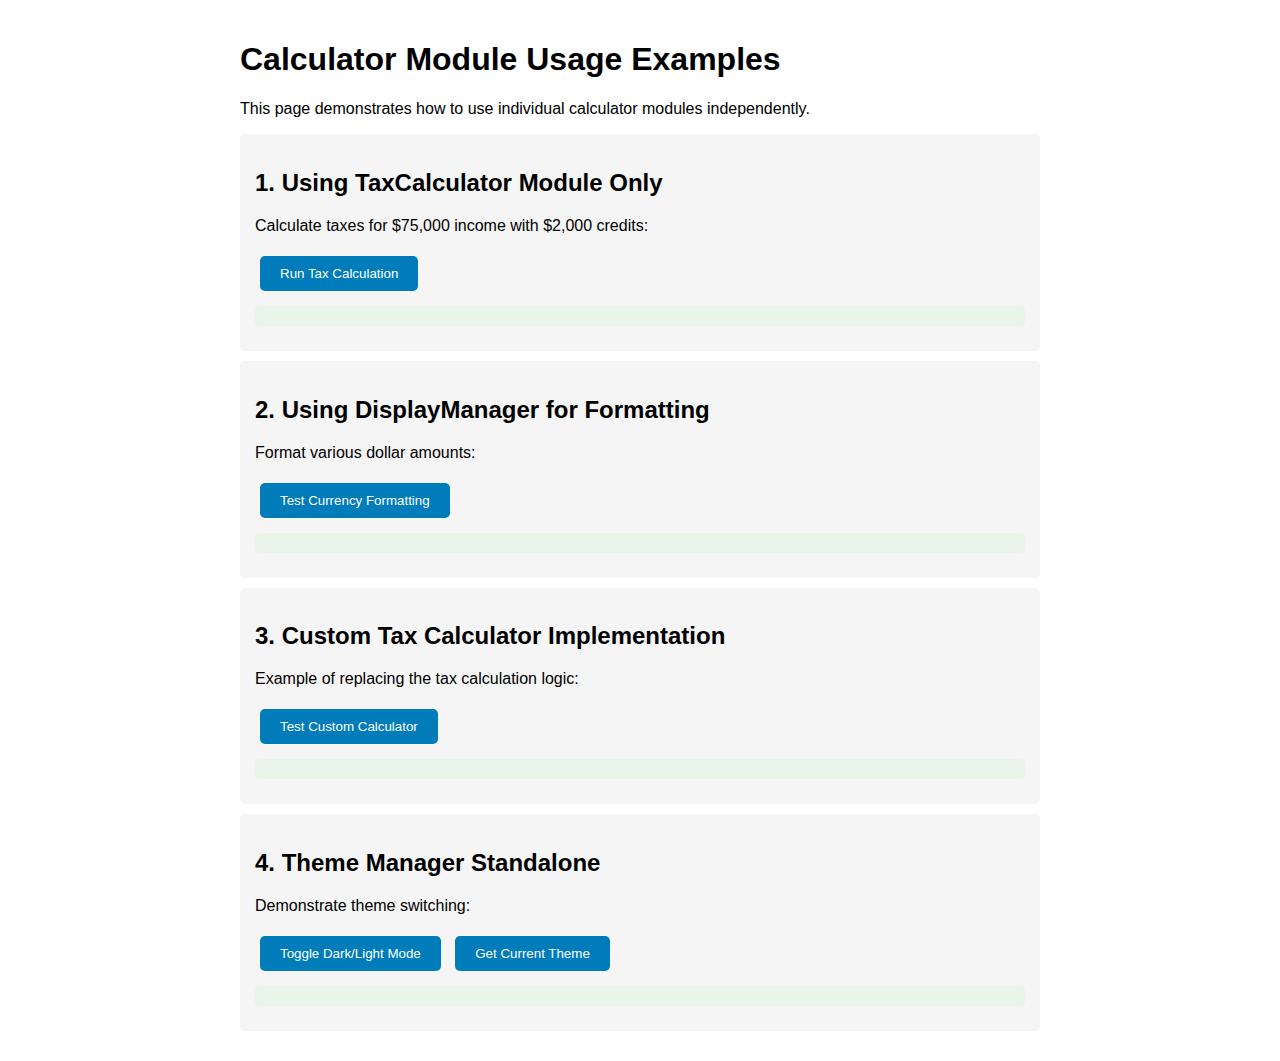
<file: example.html>
<!DOCTYPE html>
<html lang="en">
<head>
    <meta charset="UTF-8">
    <meta name="viewport" content="width=device-width, initial-scale=1.0">
    <title>Module Usage Example</title>
    <style>
        body { 
            font-family: Arial, sans-serif; 
            max-width: 800px; 
            margin: 0 auto; 
            padding: 20px; 
        }
        .example { 
            background: #f5f5f5; 
            padding: 15px; 
            margin: 10px 0; 
            border-radius: 5px; 
        }
        button { 
            background: #007cba; 
            color: white; 
            border: none; 
            padding: 10px 20px; 
            border-radius: 5px; 
            cursor: pointer; 
            margin: 5px; 
        }
        button:hover { background: #005a87; }
        .result { 
            background: #e8f5e8; 
            padding: 10px; 
            margin: 10px 0; 
            border-radius: 5px; 
        }
    </style>
</head>
<body>
    <h1>Calculator Module Usage Examples</h1>
    <p>This page demonstrates how to use individual calculator modules independently.</p>

    <div class="example">
        <h2>1. Using TaxCalculator Module Only</h2>
        <p>Calculate taxes for $75,000 income with $2,000 credits:</p>
        <button onclick="testTaxCalculator()">Run Tax Calculation</button>
        <div id="tax-result" class="result"></div>
    </div>

    <div class="example">
        <h2>2. Using DisplayManager for Formatting</h2>
        <p>Format various dollar amounts:</p>
        <button onclick="testDisplayManager()">Test Currency Formatting</button>
        <div id="display-result" class="result"></div>
    </div>

    <div class="example">
        <h2>3. Custom Tax Calculator Implementation</h2>
        <p>Example of replacing the tax calculation logic:</p>
        <button onclick="testCustomCalculator()">Test Custom Calculator</button>
        <div id="custom-result" class="result"></div>
    </div>

    <div class="example">
        <h2>4. Theme Manager Standalone</h2>
        <p>Demonstrate theme switching:</p>
        <button onclick="toggleTheme()">Toggle Dark/Light Mode</button>
        <button onclick="getTheme()">Get Current Theme</button>
        <div id="theme-result" class="result"></div>
    </div>

    <script type="module">
        import { TaxCalculator } from './js/taxCalculator.js';
        import { DisplayManager } from './js/displayManager.js';
        import { ThemeManager } from './js/themeManager.js';

        // Make modules available globally for the demo buttons
        window.taxCalculator = new TaxCalculator();
        window.displayManager = new DisplayManager();
        window.themeManager = new ThemeManager();

        // Custom calculator example
        class SimpleTaxCalculator {
            calculateTaxes(params) {
                const { income, adjustments, deductions, credits } = params;
                const agi = Math.max(0, income - adjustments);
                const taxableIncome = Math.max(0, agi - deductions);
                
                // Simple flat 20% tax rate
                const preCreditTax = taxableIncome * 0.20;
                const totalTax = Math.max(0, preCreditTax - credits);
                const postTaxIncome = income - totalTax;
                
                return {
                    agi,
                    taxableIncome,
                    preCreditTax,
                    totalTax,
                    postTaxIncome,
                    taxableEffectiveRate: taxableIncome > 0 ? 20 : 0,
                    grossEffectiveRate: income > 0 ? (totalTax / income) * 100 : 0
                };
            }
        }
        
        window.customCalculator = new SimpleTaxCalculator();

        // Demo functions
        window.testTaxCalculator = function() {
            const result = window.taxCalculator.calculateTaxes({
                income: 75000,
                adjustments: 0,
                deductions: 29200, // Standard deduction for married
                credits: 2000,
                filingStatus: 2
            });
            
            document.getElementById('tax-result').innerHTML = `
                <strong>Tax Calculation Results:</strong><br>
                AGI: $${result.agi.toLocaleString()}<br>
                Taxable Income: $${result.taxableIncome.toLocaleString()}<br>
                Pre-Credit Tax: $${result.preCreditTax.toLocaleString()}<br>
                Total Tax: $${result.totalTax.toLocaleString()}<br>
                Take-Home: $${result.postTaxIncome.toLocaleString()}<br>
                Effective Rate: ${result.grossEffectiveRate.toFixed(2)}%
            `;
        };

        window.testDisplayManager = function() {
            const amounts = [1234.56, 75000, 123456789, 0, -500];
            const formatted = amounts.map(amount => 
                `${amount} → ${window.displayManager.formatCurrency(amount)}`
            ).join('<br>');
            
            document.getElementById('display-result').innerHTML = `
                <strong>Currency Formatting Examples:</strong><br>
                ${formatted}
            `;
        };

        window.testCustomCalculator = function() {
            const standardResult = window.taxCalculator.calculateTaxes({
                income: 100000,
                adjustments: 0,
                deductions: 29200,
                credits: 0,
                filingStatus: 2
            });

            const customResult = window.customCalculator.calculateTaxes({
                income: 100000,
                adjustments: 0,
                deductions: 29200,
                credits: 0,
                filingStatus: 2
            });
            
            document.getElementById('custom-result').innerHTML = `
                <strong>Comparison: Standard vs Custom Calculator</strong><br>
                <strong>Standard (Progressive Brackets):</strong><br>
                Total Tax: $${standardResult.totalTax.toLocaleString()}<br>
                Effective Rate: ${standardResult.grossEffectiveRate.toFixed(2)}%<br>
                <br>
                <strong>Custom (Flat 20%):</strong><br>
                Total Tax: $${customResult.totalTax.toLocaleString()}<br>
                Effective Rate: ${customResult.grossEffectiveRate.toFixed(2)}%
            `;
        };

        window.toggleTheme = function() {
            window.themeManager.toggleTheme();
            document.getElementById('theme-result').innerHTML = `
                Theme switched to: <strong>${window.themeManager.getCurrentTheme()}</strong>
            `;
        };

        window.getTheme = function() {
            document.getElementById('theme-result').innerHTML = `
                Current theme: <strong>${window.themeManager.getCurrentTheme()}</strong>
            `;
        };
    </script>
</body>
</html>
</file>
<file: styles.css>
/**
 * Mobile-First Responsive CSS for Tax Calculator
 * Replacing Tailwind CDN with local styles optimized for mobile devices
 */

/* Reset and base styles */
* {
    box-sizing: border-box;
    margin: 0;
    padding: 0;
}

html {
    font-size: 16px; /* Base font size for mobile */
}

body {
    font-family: 'Inter', -apple-system, BlinkMacSystemFont, 'Segoe UI', Roboto, sans-serif;
    line-height: 1.6;
    color: #1e293b; /* slate-800 */
    background-color: #f8fafc; /* slate-50 */
    -webkit-font-smoothing: antialiased;
    -moz-osx-font-smoothing: grayscale;
    overflow-x: hidden;
}

/* Container */
.container {
    width: 100%;
    max-width: 672px; /* max-w-2xl */
    margin: 0 auto;
    padding: 1rem; /* p-4 */
}

/* Header */
.header {
    text-align: center;
    margin-bottom: 2rem; /* mb-8 */
    position: relative;
}

.theme-toggle {
    position: absolute;
    top: 0;
    right: 0;
    padding: 0.5rem;
    border-radius: 0.5rem;
    background-color: #e2e8f0; /* slate-200 */
    border: none;
    cursor: pointer;
    transition: background-color 0.2s;
}

.theme-toggle:hover {
    background-color: #cbd5e1; /* slate-300 */
}

.theme-toggle svg {
    width: 1.25rem;
    height: 1.25rem;
}

.main-title {
    font-size: 1.875rem; /* text-3xl */
    font-weight: 700;
    color: #0f172a; /* slate-900 */
    margin-bottom: 0.5rem;
}

.subtitle {
    color: #64748b; /* slate-600 */
    font-size: 1rem;
}

/* Main content area */
.main-content {
    background-color: white;
    padding: 1.5rem; /* p-6 */
    border-radius: 1rem; /* rounded-2xl */
    box-shadow: 0 10px 15px -3px rgba(0, 0, 0, 0.1), 0 4px 6px -2px rgba(0, 0, 0, 0.05);
    transition: all 0.3s;
}

/* Controls section */
.controls-section {
    margin-bottom: 2rem;
}

.control-group {
    margin-bottom: 1.5rem;
}

.control-label {
    display: block;
    font-size: 0.875rem;
    font-weight: 500;
    color: #374151; /* slate-700 */
    margin-bottom: 0.5rem;
}

/* Filing status radio buttons */
.filing-status {
    display: flex;
    gap: 1rem;
    flex-wrap: wrap;
}

.filing-status label {
    flex: 1;
    min-width: 120px;
}

.filing-status input[type="radio"] {
    position: absolute;
    opacity: 0;
    pointer-events: none;
}

.filing-status-option {
    width: 100%;
    text-align: center;
    padding: 0.75rem;
    border-radius: 0.5rem;
    cursor: pointer;
    background-color: #f1f5f9; /* slate-100 */
    color: #64748b; /* slate-600 */
    transition: all 0.2s;
    border: 2px solid transparent;
    font-weight: 500;
    min-height: 48px; /* Minimum touch target size */
    display: flex;
    align-items: center;
    justify-content: center;
}

.filing-status input[type="radio"]:checked + .filing-status-option {
    background-color: #4f46e5; /* indigo-600 */
    color: white;
    border-color: #4f46e5;
}

/* Tax sections */
.tax-section {
    border: 2px solid;
    border-radius: 0.5rem;
    padding: 1rem;
    margin-bottom: 1.5rem;
}

.federal-section {
    border-color: #3b82f6; /* blue-500 - darker blue for better visibility */
    border-width: 3px; /* increased thickness */
}

.state-section {
    border-color: #bbf7d0; /* green-200 */
}

.section-title {
    font-size: 1.125rem;
    font-weight: 600;
    margin-bottom: 1rem;
}

.federal-title {
    color: #1e40af; /* blue-800 */
}

.state-title {
    color: #166534; /* green-800 */
}

/* Input controls */
.input-group {
    margin-bottom: 1rem;
}

.input-row {
    display: flex;
    align-items: center;
    gap: 0.75rem;
    margin-top: 0.25rem;
    flex-wrap: wrap;
}

/* Sliders */
.slider {
    flex: 1;
    min-width: 200px;
    height: 8px;
    border-radius: 4px;
    background-color: #e2e8f0; /* slate-200 */
    outline: none;
    cursor: pointer;
    -webkit-appearance: none;
    appearance: none;
}

.slider::-webkit-slider-thumb {
    -webkit-appearance: none;
    appearance: none;
    width: 24px;
    height: 24px;
    background: #4f46e5; /* indigo-600 */
    cursor: pointer;
    border-radius: 50%;
    margin-top: -8px;
    border: 2px solid white;
    box-shadow: 0 2px 4px rgba(0, 0, 0, 0.2);
}

.slider::-moz-range-thumb {
    width: 24px;
    height: 24px;
    background: #4f46e5;
    cursor: pointer;
    border-radius: 50%;
    border: 2px solid white;
    box-shadow: 0 2px 4px rgba(0, 0, 0, 0.2);
}

/* Number inputs */
.number-input {
    width: 140px;
    padding: 0.75rem 0.5rem;
    background-color: white;
    border: 1px solid #d1d5db; /* slate-300 */
    border-radius: 0.375rem;
    font-size: 0.875rem;
    box-shadow: 0 1px 2px 0 rgba(0, 0, 0, 0.05);
    transition: all 0.2s;
    min-height: 44px; /* Touch target size */
}

.number-input:focus {
    outline: none;
    border-color: #4f46e5; /* indigo-500 */
    box-shadow: 0 0 0 1px #4f46e5;
}

/* Hide number input spinners */
.number-input::-webkit-outer-spin-button,
.number-input::-webkit-inner-spin-button {
    -webkit-appearance: none;
    margin: 0;
}

.number-input[type=number] {
    -moz-appearance: textfield;
    appearance: textfield;
}

/* Display boxes */
.display-box {
    background-color: #fef3c7; /* amber-100 */
    padding: 0.75rem;
    border-radius: 0.5rem;
    text-align: center;
    margin: 1rem 0;
}

.display-label {
    font-size: 0.875rem;
    color: #d97706; /* amber-600 */
    margin-bottom: 0.25rem;
}

.display-value {
    font-size: 1.25rem;
    font-weight: 600;
    color: #92400e; /* amber-800 */
}

/* Visualization section */
.visualization-section {
    margin-bottom: 2rem;
    border-top: 1px solid #e2e8f0;
    padding-top: 2rem;
}

.section-heading {
    font-size: 1.25rem;
    font-weight: 700;
    color: #0f172a; /* slate-900 */
    margin-bottom: 1rem;
}

.tax-bar-container {
    width: 100%;
    height: 48px; /* Larger for mobile */
    background-color: #f1f5f9; /* slate-100 */
    border-radius: 0.5rem;
    display: flex;
    overflow: hidden;
    margin-bottom: 1rem;
}

.tax-bar {
    display: flex;
    align-items: center;
    justify-content: center;
    color: white;
    font-size: 0.75rem;
    font-weight: 600;
    transition: all 0.3s ease-in-out;
    min-width: 0;
}

.bar-take-home { background-color: #10b981; } /* emerald-500 */
.bar-federal { background-color: #0ea5e9; } /* sky-500 */
.bar-state { background-color: #22c55e; } /* green-500 */
.bar-county { background-color: #a855f7; } /* purple-500 */

/* Legend */
.legend {
    display: flex;
    flex-wrap: wrap;
    justify-content: center;
    gap: 1rem;
    margin-top: 1rem;
    font-size: 0.875rem;
}

.legend-item {
    display: flex;
    align-items: center;
    gap: 0.5rem;
}

.legend-color {
    width: 12px;
    height: 12px;
    border-radius: 50%;
}

/* Summary sections */
.summary-grid {
    display: grid;
    gap: 1.5rem;
    margin-bottom: 2rem;
}

.summary-card {
    padding: 1rem;
    border-radius: 0.75rem;
    border: 1px solid;
}

.federal-summary {
    background-color: #eff6ff; /* blue-50 */
    border-color: #bfdbfe; /* blue-200 */
}

.state-summary {
    background-color: #f0fdf4; /* green-50 */
    border-color: #bbf7d0; /* green-200 */
}

.summary-title {
    font-size: 1.125rem;
    font-weight: 600;
    margin-bottom: 0.75rem;
}

.summary-row {
    display: flex;
    justify-content: space-between;
    align-items: center;
    margin-bottom: 0.5rem;
    gap: 0.5rem;
}

.summary-label {
    font-size: 0.875rem;
    color: #64748b; /* slate-600 */
    flex: 1;
}

.summary-value {
    font-weight: 600;
    flex-shrink: 0;
}

.summary-divider {
    border-top: 1px solid;
    padding-top: 0.5rem;
    margin-top: 0.5rem;
}

/* Total summary */
.total-summary {
    background-color: #f1f5f9; /* slate-100 */
    padding: 1.5rem;
    border-radius: 0.75rem;
    border: 2px solid #cbd5e1; /* slate-300 */
}

.total-grid {
    display: grid;
    grid-template-columns: repeat(2, 1fr);
    gap: 1rem;
    text-align: center;
    margin-bottom: 1rem;
}

.total-item {
    padding: 0.5rem;
}

.total-label {
    font-size: 0.875rem;
    color: #64748b;
    margin-bottom: 0.25rem;
}

.total-value {
    font-size: 1.125rem;
    font-weight: 700;
}

.total-main {
    border-top: 1px solid #cbd5e1;
    padding-top: 1rem;
    display: grid;
    grid-template-columns: repeat(2, 1fr);
    gap: 1rem;
    text-align: center;
}

.total-main-item {
    padding: 0.5rem;
}

.total-main-value {
    font-size: 1.5rem;
    font-weight: 700;
}

/* Calculation flow sections */
.calculation-section {
    margin-top: 3rem;
    border-top: 1px solid #e2e8f0;
    padding-top: 2rem;
}

.calculation-container {
    background-color: #f8fafc; /* slate-50 */
    padding: 1.5rem;
    border-radius: 0.75rem;
    border: 1px solid #e2e8f0;
    margin-bottom: 1.5rem;
}

/* Add blue border for federal calculation containers */
.calculation-container {
    border: 3px solid #3b82f6; /* blue-500 */
    background-color: #eff6ff; /* blue-50 */
}

.calculation-title {
    font-size: 1.125rem;
    font-weight: 600;
    color: #1e40af; /* blue-800 */
    margin-bottom: 1.5rem;
    text-align: center;
}

/* Mobile-optimized calculation flow */
.calc-step {
    margin-bottom: 1.5rem;
    padding: 1rem;
    background-color: white;
    border-radius: 0.5rem;
    border: 1px solid #e2e8f0;
}

.calc-step-mobile {
    display: flex;
    flex-direction: row;
    flex-wrap: nowrap;
    gap: 0.5rem;
    align-items: center;
    justify-content: center;
    min-height: 80px;
}

.calc-box {
    background-color: #f1f5f9; /* slate-200 */
    padding: 0.75rem 0.5rem;
    border-radius: 0.5rem;
    text-align: center;
    min-width: 80px;
    flex: 1 1 auto;
    max-width: 140px;
}

.calc-box-label {
    font-size: 0.75rem;
    color: #64748b;
    margin-bottom: 0.25rem;
}

.calc-box-value {
    font-weight: 600;
    color: #0f172a;
    font-size: 1rem;
}

.calc-operator {
    font-size: 1.5rem;
    font-weight: 700;
    color: #64748b;
    margin: 0.5rem 0;
    flex: 0 0 auto;
    white-space: nowrap;
}

.calc-result {
    background-color: #fef3c7; /* amber-200 */
}

.calc-result .calc-box-label {
    color: #d97706; /* amber-700 */
}

.calc-result .calc-box-value {
    color: #92400e; /* amber-900 */
}

/* Unique colors for each calculation element type */
.calc-gross-income {
    background-color: #fecaca !important; /* red-200 */
    border: 2px solid #dc2626; /* red-600 */
}

.calc-gross-income .calc-box-label {
    color: #dc2626 !important; /* red-600 */
}

.calc-gross-income .calc-box-value {
    color: #991b1b !important; /* red-800 */
}

.calc-adjustments {
    background-color: #fed7aa !important; /* orange-200 */
    border: 2px solid #ea580c; /* orange-600 */
}

.calc-adjustments .calc-box-label {
    color: #ea580c !important; /* orange-600 */
}

.calc-adjustments .calc-box-value {
    color: #9a3412 !important; /* orange-800 */
}

.calc-deductions {
    background-color: #fde68a !important; /* yellow-200 */
    border: 2px solid #d97706; /* yellow-600 */
}

.calc-deductions .calc-box-label {
    color: #d97706 !important; /* yellow-600 */
}

.calc-deductions .calc-box-value {
    color: #92400e !important; /* yellow-800 */
}

.calc-tax-rate {
    background-color: #c7d2fe !important; /* indigo-200 */
    border: 2px solid #4f46e5; /* indigo-600 */
}

.calc-tax-rate .calc-box-label {
    color: #4f46e5 !important; /* indigo-600 */
}

.calc-tax-rate .calc-box-value {
    color: #312e81 !important; /* indigo-800 */
}

.calc-pre-credit-tax {
    background-color: #e9d5ff !important; /* purple-200 */
    border: 2px solid #9333ea; /* purple-600 */
}

.calc-pre-credit-tax .calc-box-label {
    color: #9333ea !important; /* purple-600 */
}

.calc-pre-credit-tax .calc-box-value {
    color: #581c87 !important; /* purple-800 */
}

.calc-credits {
    background-color: #bbf7d0 !important; /* green-200 */
    border: 2px solid #16a34a; /* green-600 */
}

.calc-credits .calc-box-label {
    color: #16a34a !important; /* green-600 */
}

.calc-credits .calc-box-value {
    color: #14532d !important; /* green-800 */
}

.calc-total-tax {
    background-color: #fce7f3 !important; /* pink-200 */
    border: 2px solid #db2777; /* pink-600 */
}

.calc-total-tax .calc-box-label {
    color: #db2777 !important; /* pink-600 */
}

.calc-total-tax .calc-box-value {
    color: #831843 !important; /* pink-800 */
}

.calc-take-home {
    background-color: #a7f3d0 !important; /* emerald-200 */
    border: 2px solid #059669; /* emerald-600 */
}

.calc-take-home .calc-box-label {
    color: #059669 !important; /* emerald-600 */
}

.calc-take-home .calc-box-value {
    color: #064e3b !important; /* emerald-800 */
}

.calc-effective-rate {
    background-color: #bae6fd !important; /* sky-200 */
    border: 2px solid #0284c7; /* sky-600 */
}

.calc-effective-rate .calc-box-label {
    color: #0284c7 !important; /* sky-600 */
}

.calc-effective-rate .calc-box-value {
    color: #0c4a6e !important; /* sky-800 */
}

/* Dark mode support */
.dark {
    color-scheme: dark;
}

.dark body {
    background-color: #0f172a; /* slate-900 */
    color: #f1f5f9; /* slate-100 - brighter text */
}

/* Main content areas */
.dark .main-content {
    background-color: #1e293b; /* slate-800 */
    border-color: #374151; /* slate-700 */
}

/* Header elements */
.dark .main-title {
    color: #f1f5f9; /* slate-100 */
}

.dark .subtitle {
    color: #94a3b8; /* slate-400 */
}

.dark .section-heading {
    color: #f1f5f9; /* slate-100 */
}

/* Theme toggle button */
.dark .theme-toggle {
    background-color: #374151; /* slate-700 */
    color: #e2e8f0; /* slate-200 */
}

.dark .theme-toggle:hover {
    background-color: #4b5563; /* slate-600 */
}

/* Form controls and inputs */
.dark .control-label {
    color: #f1f5f9; /* slate-100 - brighter text */
}

.dark .filing-status-option {
    background-color: #374151; /* slate-700 */
    color: #f1f5f9; /* slate-100 - brighter text */
    border-color: #4b5563; /* slate-600 */
}

.dark .filing-status input[type="radio"]:checked + .filing-status-option {
    background-color: #4f46e5; /* indigo-600 */
    color: white;
    border-color: #4f46e5;
}

.dark .number-input {
    background-color: #374151; /* slate-700 */
    border-color: #4b5563; /* slate-600 */
    color: #f1f5f9; /* slate-100 - brighter text */
}

.dark .number-input:focus {
    border-color: #6366f1; /* indigo-500 */
    box-shadow: 0 0 0 1px #6366f1;
}

.dark .slider {
    background-color: #4b5563; /* slate-600 */
}

.dark .slider::-webkit-slider-thumb {
    background: #6366f1; /* indigo-500 */
}

.dark .slider::-moz-range-thumb {
    background: #6366f1; /* indigo-500 */
}

/* Tax sections */
.dark .tax-section {
    background-color: #1e293b; /* slate-800 */
    border-color: #374151; /* slate-700 */
}

.dark .federal-section {
    border-color: #3b82f6; /* blue-500 */
    background-color: #1e293b; /* slate-800 */
}

.dark .state-section {
    border-color: #22c55e; /* green-500 */
    background-color: #1e293b; /* slate-800 */
}

.dark .section-title {
    color: #f1f5f9; /* slate-100 */
}

.dark .federal-title {
    color: #60a5fa; /* blue-400 */
}

.dark .state-title {
    color: #4ade80; /* green-400 */
}

/* Display boxes */
.dark .display-box {
    background-color: #451a03; /* amber-900 */
    border-color: #92400e; /* amber-800 */
}

.dark .display-label {
    color: #fbbf24; /* amber-400 */
}

.dark .display-value {
    color: #fde047; /* yellow-300 */
}

/* Summary cards */
.dark .summary-card {
    background-color: #1e293b; /* slate-800 */
    border-color: #374151; /* slate-700 */
}

.dark .federal-summary {
    background-color: #1e293b; /* slate-800 */
    border-color: #3b82f6; /* blue-500 */
}

.dark .state-summary {
    background-color: #1e293b; /* slate-800 */
    border-color: #22c55e; /* green-500 */
}

.dark .summary-label {
    color: #cbd5e1; /* slate-300 - slightly brighter than before */
}

.dark .summary-value {
    color: #f1f5f9; /* slate-100 - brighter text */
}

/* Total summary */
.dark .total-summary {
    background-color: #0f172a; /* slate-900 - darker background */
    border-color: #374151; /* slate-700 */
}

.dark .total-label {
    color: #cbd5e1; /* slate-300 - brighter */
}

.dark .total-value {
    color: #f1f5f9; /* slate-100 - brighter text */
}

.dark .total-main-value {
    color: #f1f5f9; /* slate-100 */
}

/* Visualization section */
.dark .tax-bar-container {
    background-color: #374151; /* slate-700 */
}

.dark .legend {
    color: #f1f5f9; /* slate-100 - brighter text */
}

/* Calculation flow sections */
.dark .calc-box {
    background-color: #374151; /* slate-700 */
    color: #e2e8f0; /* slate-200 */
    border-color: #4b5563; /* slate-600 */
}

.dark .calc-box-label {
    color: #cbd5e1; /* slate-300 - brighter */
}

.dark .calc-box-value {
    color: #f1f5f9; /* slate-100 - brighter text */
}

.dark .calc-operator {
    color: #cbd5e1; /* slate-300 - brighter */
}

.dark .calc-result {
    background-color: #451a03; /* amber-900 */
    border-color: #92400e; /* amber-800 */
}

.dark .calc-result .calc-box-label {
    color: #fbbf24; /* amber-400 */
}

.dark .calc-result .calc-box-value {
    color: #fde047; /* yellow-300 */
}

/* Dark mode overrides for new colored calculation boxes */
.dark .calc-gross-income {
    background-color: #7f1d1d !important; /* red-900 for dark mode */
    border-color: #ef4444 !important; /* red-500 for dark mode */
}

.dark .calc-gross-income .calc-box-label {
    color: #f87171 !important; /* red-400 for dark mode */
}

.dark .calc-gross-income .calc-box-value {
    color: #fca5a5 !important; /* red-300 for dark mode */
}

.dark .calc-adjustments {
    background-color: #9a3412 !important; /* orange-800 for dark mode */
    border-color: #f97316 !important; /* orange-500 for dark mode */
}

.dark .calc-adjustments .calc-box-label {
    color: #fb923c !important; /* orange-400 for dark mode */
}

.dark .calc-adjustments .calc-box-value {
    color: #fdba74 !important; /* orange-300 for dark mode */
}

.dark .calc-deductions {
    background-color: #92400e !important; /* yellow-800 for dark mode */
    border-color: #eab308 !important; /* yellow-500 for dark mode */
}

.dark .calc-deductions .calc-box-label {
    color: #facc15 !important; /* yellow-400 for dark mode */
}

.dark .calc-deductions .calc-box-value {
    color: #fde047 !important; /* yellow-300 for dark mode */
}

.dark .calc-tax-rate {
    background-color: #312e81 !important; /* indigo-800 for dark mode */
    border-color: #6366f1 !important; /* indigo-500 for dark mode */
}

.dark .calc-tax-rate .calc-box-label {
    color: #818cf8 !important; /* indigo-400 for dark mode */
}

.dark .calc-tax-rate .calc-box-value {
    color: #a5b4fc !important; /* indigo-300 for dark mode */
}

.dark .calc-pre-credit-tax {
    background-color: #581c87 !important; /* purple-800 for dark mode */
    border-color: #a855f7 !important; /* purple-500 for dark mode */
}

.dark .calc-pre-credit-tax .calc-box-label {
    color: #c084fc !important; /* purple-400 for dark mode */
}

.dark .calc-pre-credit-tax .calc-box-value {
    color: #d8b4fe !important; /* purple-300 for dark mode */
}

.dark .calc-credits {
    background-color: #14532d !important; /* green-800 for dark mode */
    border-color: #22c55e !important; /* green-500 for dark mode */
}

.dark .calc-credits .calc-box-label {
    color: #4ade80 !important; /* green-400 for dark mode */
}

.dark .calc-credits .calc-box-value {
    color: #86efac !important; /* green-300 for dark mode */
}

.dark .calc-total-tax {
    background-color: #831843 !important; /* pink-800 for dark mode */
    border-color: #ec4899 !important; /* pink-500 for dark mode */
}

.dark .calc-total-tax .calc-box-label {
    color: #f472b6 !important; /* pink-400 for dark mode */
}

.dark .calc-total-tax .calc-box-value {
    color: #f9a8d4 !important; /* pink-300 for dark mode */
}

.dark .calc-take-home {
    background-color: #064e3b !important; /* emerald-800 for dark mode */
    border-color: #10b981 !important; /* emerald-500 for dark mode */
}

.dark .calc-take-home .calc-box-label {
    color: #34d399 !important; /* emerald-400 for dark mode */
}

.dark .calc-take-home .calc-box-value {
    color: #6ee7b7 !important; /* emerald-300 for dark mode */
}

.dark .calc-effective-rate {
    background-color: #0c4a6e !important; /* sky-800 for dark mode */
    border-color: #0ea5e9 !important; /* sky-500 for dark mode */
}

.dark .calc-effective-rate .calc-box-label {
    color: #38bdf8 !important; /* sky-400 for dark mode */
}

.dark .calc-effective-rate .calc-box-value {
    color: #7dd3fc !important; /* sky-300 for dark mode */
}

/* Dark mode overrides for calculation boxes with inline styles */
.dark .calc-box[style*="background-color: #dbeafe"] {
    background-color: #1e40af !important; /* darker blue for dark mode */
}

.dark .calc-box[style*="background-color: #dcfce7"] {
    background-color: #166534 !important; /* darker green for dark mode */
}

.dark .calc-box[style*="background-color: #d1fae5"] {
    background-color: #065f46 !important; /* dark green for dark mode */
}

/* Dark mode text color overrides for elements with inline color styles */
.dark .calc-box-label[style*="color: #1e40af"],
.dark .calc-box-value[style*="color: #1e3a8a"] {
    color: #bfdbfe !important; /* light blue for dark mode */
}

.dark .calc-box-label[style*="color: #166534"],
.dark .calc-box-value[style*="color: #14532d"] {
    color: #bbf7d0 !important; /* light green for dark mode */
}

.dark .calc-box-label[style*="color: #065f46"],
.dark .calc-box-value[style*="color: #064e3b"] {
    color: #d1fae5 !important; /* very light green for dark mode */
}

/* Dark mode for calculation containers */
.dark .calculation-container {
    background-color: #1e293b !important; /* slate-800 for dark mode */
    border-color: #1e40af !important; /* darker blue border for dark mode */
}

.dark .calc-step {
    background-color: #374151 !important; /* slate-700 for dark mode */
    border-color: #4b5563 !important; /* slate-600 border for dark mode */
}

/* Dark mode for specific colored text elements */
.dark p[style*="color: #2563eb"] {
    color: #60a5fa !important; /* blue-400 for dark mode */
}

.dark p[style*="color: #16a34a"] {
    color: #4ade80 !important; /* green-400 for dark mode */
}

.dark p[style*="color: #9333ea"] {
    color: #a855f7 !important; /* purple-500 for dark mode */
}

.dark p[style*="color: #059669"] {
    color: #10b981 !important; /* emerald-500 for dark mode */
}

.dark span[style*="color: #7c3aed"] {
    color: #a855f7 !important; /* purple-500 for dark mode */
}

/* Color-coded concept boxes for visual consistency */
.concept-agi {
    border: 2px solid #f59e0b; /* amber-500 - consistent AGI color */
    background-color: #fef3c7; /* amber-100 */
}

.concept-taxable-income {
    border: 2px solid #3b82f6; /* blue-500 - consistent taxable income color */
    background-color: #dbeafe; /* blue-100 */
}

.concept-tax-amount {
    border: 2px solid #ef4444; /* red-500 - consistent tax amount color */
    background-color: #fee2e2; /* red-100 */
}

.concept-credits {
    border: 2px solid #10b981; /* emerald-500 - consistent credits color */
    background-color: #d1fae5; /* emerald-100 */
}

.concept-take-home {
    border: 2px solid #059669; /* emerald-600 - consistent take-home color */
    background-color: #dcfce7; /* green-100 */
}

/* Dark mode versions of concept boxes */
.dark .concept-agi {
    border-color: #f59e0b; /* amber-500 */
    background-color: #451a03; /* amber-900 */
}

.dark .concept-taxable-income {
    border-color: #3b82f6; /* blue-500 */
    background-color: #1e3a8a; /* blue-900 */
}

.dark .concept-tax-amount {
    border-color: #ef4444; /* red-500 */
    background-color: #7f1d1d; /* red-900 */
}

.dark .concept-credits {
    border-color: #10b981; /* emerald-500 */
    background-color: #064e3b; /* emerald-900 */
}

.dark .concept-take-home {
    border-color: #059669; /* emerald-600 */
    background-color: #065f46; /* green-900 */
}

/* Ensure text remains readable in concept boxes */
.dark .concept-agi .calc-box-label,
.dark .concept-agi .calc-box-value,
.dark .concept-agi .display-label,
.dark .concept-agi .display-value {
    color: #fbbf24 !important; /* amber-400 */
}

.dark .concept-taxable-income .calc-box-label,
.dark .concept-taxable-income .calc-box-value {
    color: #60a5fa !important; /* blue-400 */
}

.dark .concept-tax-amount .calc-box-label,
.dark .concept-tax-amount .calc-box-value {
    color: #f87171 !important; /* red-400 */
}

.dark .concept-credits .calc-box-label,
.dark .concept-credits .calc-box-value {
    color: #34d399 !important; /* emerald-400 */
}

.dark .concept-take-home .calc-box-label,
.dark .concept-take-home .calc-box-value {
    color: #10b981 !important; /* emerald-500 */
}

/* Hidden by default */
.hidden {
    display: none;
}

/* Responsive breakpoints */

/* Small mobile devices (320px and up) */
@media (min-width: 320px) {
    .container {
        padding: 0.75rem;
    }
    
    .input-row {
        flex-direction: column;
        align-items: stretch;
    }
    
    .slider {
        min-width: 100%;
        margin-bottom: 0.5rem;
    }
    
    .number-input {
        width: 100%;
    }
    
    /* Keep math equations on one line even on small screens */
    .calc-step-mobile {
        flex-direction: row;
        flex-wrap: nowrap;
        justify-content: center;
        padding: 0.5rem;
        gap: 0.25rem;
    }
    
    .calc-box {
        min-width: 70px;
        max-width: 110px;
        padding: 0.5rem 0.25rem;
        font-size: 0.75rem;
    }
    
    .calc-box-label {
        font-size: 0.625rem;
    }
    
    .calc-box-value {
        font-size: 0.875rem;
    }
    
    .calc-operator {
        margin: 0 0.25rem;
        font-size: 1.25rem;
    }
}

/* Medium mobile devices (375px and up) */
@media (min-width: 375px) {
    .container {
        padding: 1rem;
    }
    
    .input-row {
        flex-direction: row;
        align-items: center;
    }
    
    .slider {
        min-width: 200px;
    }
    
    .number-input {
        width: 140px;
    }
}

/* Large mobile devices (425px and up) */
@media (min-width: 425px) {
    .total-grid {
        grid-template-columns: repeat(4, 1fr);
    }
}

/* Tablets (768px and up) */
@media (min-width: 768px) {
    .container {
        padding: 2rem;
    }
    
    .main-content {
        padding: 2rem;
    }
    
    .main-title {
        font-size: 2.25rem; /* text-4xl */
    }
    
    .summary-grid {
        grid-template-columns: repeat(2, 1fr);
    }
    
    .tax-bar-container {
        height: 48px;
    }
    
    .calc-step-mobile {
        justify-content: center;
        padding: 1rem;
    }
    
    .calc-box {
        min-width: 120px;
        max-width: 150px;
        padding: 1rem;
    }
    
    .calc-operator {
        margin: 0 0.5rem;
        font-size: 1.5rem;
    }
    
    .total-main {
        grid-template-columns: repeat(2, 1fr);
    }
}

/* Desktop (1024px and up) */
@media (min-width: 1024px) {
    .calc-step-mobile {
        flex-wrap: nowrap;
    }
}

/* Focus states for accessibility */
.slider:focus,
.number-input:focus,
.filing-status input[type="radio"]:focus + .filing-status-option,
.theme-toggle:focus {
    outline: 2px solid #4f46e5;
    outline-offset: 2px;
}

/* Ensure text is readable */
@media (max-width: 374px) {
    html {
        font-size: 14px;
    }
    
    .main-title {
        font-size: 1.5rem;
    }
    
    .subtitle {
        font-size: 0.875rem;
    }
}

/* High contrast mode support */
@media (prefers-contrast: high) {
    .calc-box {
        border: 2px solid #000;
    }
    
    .dark .calc-box {
        border: 2px solid #fff;
    }
}

/* Reduced motion support */
@media (prefers-reduced-motion: reduce) {
    * {
        animation-duration: 0.01ms !important;
        animation-iteration-count: 1 !important;
        transition-duration: 0.01ms !important;
    }
}
</file>
